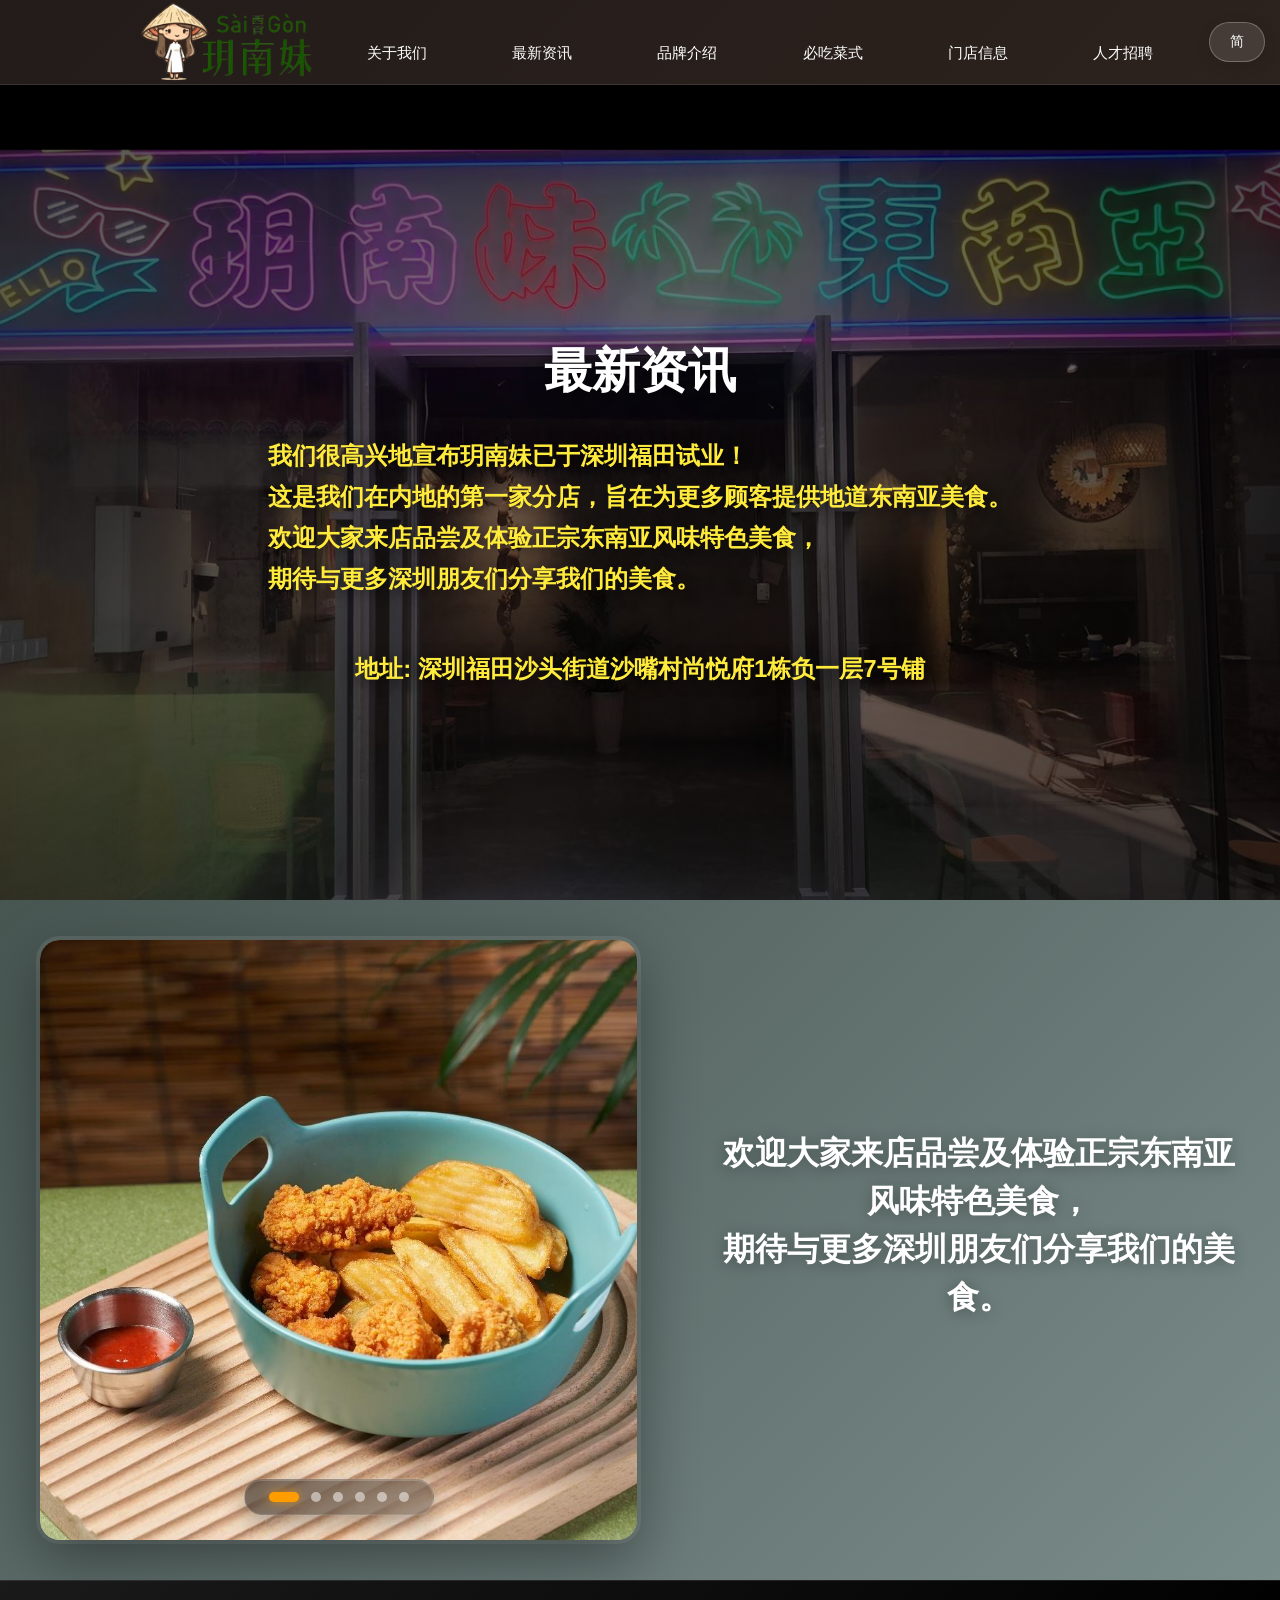
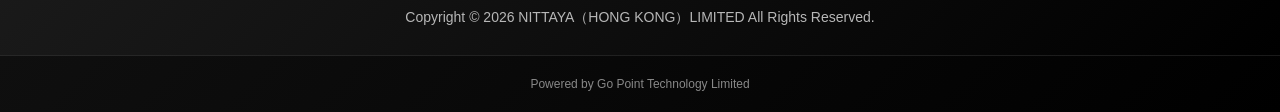
<file: info/index.html>
<!DOCTYPE html>
<html lang="en" id="htmlLang">
<head>
    <meta charset="UTF-8">
    <meta name="viewport" content="width=device-width, initial-scale=1.0">
    <title>YUE NAN MEI</title>
    <link rel="stylesheet" href="../style.css">
</head>
<body>
    <header>
    <button class="menu">&#9776;</button>
    <h1 data-i18n="info.pageTitle">Latest News</h1>
    <button class="lang-toggle" id="langToggle" type="button" onclick="toggleLang(); return false;">EN</button>
    <nav>
    <ul>
        <li><a href="/" data-i18n="nav.about">About Us</a></li>
        <li><a href="/info/" data-i18n="nav.news">Latest News</a></li>
        <li><a href="/brand/" data-i18n="nav.brand">Brand Story</a></li>
        <li><a href="/musteat/" data-i18n="nav.musteat">Must-Try Dishes</a></li>
        <li><a href="/shopinfo/" data-i18n="nav.shopinfo">Store Info</a></li>
        <li><a href="/recruit/" data-i18n="nav.recruit">Careers</a></li>
    </ul>
    </nav>
    </header>
    <main>
    <section class="news">
    <h2 data-i18n="info.title">Latest News</h2>
    <P><strong data-i18n="info.content">We are thrilled to announce that YUE NAN MEI has soft-opened in Futian, Shenzhen!<br>As our very first store in mainland China, our mission is to serve more customers with authentic Southeast Asian cuisine.<br>We warmly invite everyone to drop by, taste, and experience these genuine flavors.<br>We look forward to sharing our delicious food with more friends in Shenzhen!</strong></P>
    <P><strong data-i18n="info.address">Address : Shop 7, Basement 1, Building 1, Shangyuefu, Shazui Village, Shatou Subdistrict, Futian District, Shenzhen, China.</strong></P>
    </section>
    <section class="szproduct">
        <div class="image-slider">
            <div class="slider-container">
                <img id="image1" src="/images/slider1.jpeg" alt="YUE NAN MEI" class="slider-image active">
                <img id="image2" src="/images/slider2.jpeg" alt="YUE NAN MEI" class="slider-image">
                <img id="image3" src="/images/slider3.jpeg" alt="YUE NAN MEI" class="slider-image">
                <img id="image4" src="/images/slider4.jpeg" alt="YUE NAN MEI" class="slider-image">
                <img id="image5" src="/images/slider5.jpeg" alt="YUE NAN MEI" class="slider-image">
                <img id="image6" src="/images/slider6.jpeg" alt="YUE NAN MEI" class="slider-image">
            </div>
            <div class="slider-indicators">
                <span class="indicator active" data-index="0"></span>
                <span class="indicator" data-index="1"></span>
                <span class="indicator" data-index="2"></span>
                <span class="indicator" data-index="3"></span>
                <span class="indicator" data-index="4"></span>
                <span class="indicator" data-index="5"></span>
            </div>
        </div>
        <div class="szslogan">
        <h2 data-i18n="info.welcome">We warmly invite everyone to drop by, taste, and experience these genuine flavors.<br>We look forward to sharing our delicious food with more friends in Shenzhen!</h2>
        </div>
        <script>
            const images = [
                "/images/slider1.jpeg", 
                "/images/slider2.jpeg", 
                "/images/slider3.jpeg", 
                "/images/slider4.jpeg", 
                "/images/slider5.jpeg", 
                "/images/slider6.jpeg"
            ];
            const imageElements = document.querySelectorAll('.slider-image');
            const indicators = document.querySelectorAll('.indicator');
            let index = 0;
            let autoSlideInterval;
    
            function showImage(newIndex) {
                if (newIndex < 0) newIndex = images.length - 1;
                if (newIndex >= images.length) newIndex = 0;
                
                index = newIndex;
                
                imageElements.forEach(img => img.classList.remove('active'));
                indicators.forEach(ind => ind.classList.remove('active'));
                
                if (imageElements[index] && indicators[index]) {
                    imageElements[index].classList.add('active');
                    indicators[index].classList.add('active');
                }
            }
    
            function changeImage() {
                const nextIndex = (index + 1) % images.length;
                showImage(nextIndex);
            }
    
            indicators.forEach((indicator, i) => {
                indicator.addEventListener('click', () => {
                    if (autoSlideInterval) {
                        clearInterval(autoSlideInterval);
                    }
                    showImage(i);
                    autoSlideInterval = setInterval(changeImage, 4000);
                });
            });
    
            function preloadImages() {
                images.forEach((src, i) => {
                    if (i > 0) {
                        const img = new Image();
                        img.src = src;
                    }
                });
            }
    
            preloadImages();
            showImage(0);
            autoSlideInterval = setInterval(changeImage, 4000);
        </script>
    
        </section>
    </main> 
    <footer>
        <p data-i18n="footer.copyright">Copyright © 2026 NITTAYA（HONG KONG）LIMITED All Rights Reserved.</p>
    </footer>
    <footer class="gptl">
        <p data-i18n="footer.powered">Powered by Go Point Technology Limited</p>
    </footer>
    <script>
        const translations = {
            "en": {
                "title": "YUE NAN MEI",
                "nav": {
                    "about": "About Us",
                    "news": "Latest News",
                    "brand": "Brand Story",
                    "musteat": "Must-Try Dishes",
                    "shopinfo": "Store Info",
                    "recruit": "Careers"
                },
                "info": {
                    "pageTitle": "Latest News",
                    "title": "Latest News",
                    "content": "We are thrilled to announce that YUE NAN MEI has soft-opened in Futian, Shenzhen!<br>As our very first store in mainland China, our mission is to serve more customers with authentic Southeast Asian cuisine.<br>We warmly invite everyone to drop by, taste, and experience these genuine flavors.<br>We look forward to sharing our delicious food with more friends in Shenzhen!",
                    "address": "Address : Shop 7, Basement 1, Building 1, Shangyuefu, Shazui Village, Shatou Subdistrict, Futian District, Shenzhen, China.",
                    "welcome": "We warmly invite everyone to drop by, taste, and experience these genuine flavors.<br>We look forward to sharing our delicious food with more friends in Shenzhen!"
                },
                "footer": {
                    "copyright": "Copyright © 2026 NITTAYA（HONG KONG）LIMITED All Rights Reserved.",
                    "powered": "Powered by Go Point Technology Limited"
                }
            },
            "zh-CN": {
                "title": "玥南妹",
                "nav": {
                    "about": "关于我们",
                    "news": "最新资讯",
                    "brand": "品牌介绍",
                    "musteat": "必吃菜式",
                    "shopinfo": "门店信息",
                    "recruit": "人才招聘"
                },
                "info": {
                    "pageTitle": "最新资讯",
                    "title": "最新资讯",
                    "content": "我们很高兴地宣布玥南妹已于深圳福田试业！<br>这是我们在内地的第一家分店，旨在为更多顾客提供地道东南亚美食。<br>欢迎大家来店品尝及体验正宗东南亚风味特色美食，<br>期待与更多深圳朋友们分享我们的美食。",
                    "address": "地址: 深圳福田沙头街道沙嘴村尚悦府1栋负⼀层7号铺",
                    "welcome": "欢迎大家来店品尝及体验正宗东南亚风味特色美食，<br>期待与更多深圳朋友们分享我们的美食。"
                },
                "footer": {
                    "copyright": "Copyright © 2026 NITTAYA（HONG KONG）LIMITED All Rights Reserved.",
                    "powered": "Powered by Go Point Technology Limited"
                }
            }
        };
        
        function setCookie(name, value, days) {
            let expires = "";
            if (days) {
                let date = new Date();
                date.setTime(date.getTime() + (days * 24 * 60 * 60 * 1000));
                expires = "; expires=" + date.toUTCString();
            }
            document.cookie = name + "=" + (value || "") + expires + "; path=/";
        }

        function getCookie(name) {
            const nameEQ = name + "=";
            const ca = document.cookie.split(';');
            for(let i=0; i < ca.length; i++) {
                let c = ca[i];
                while (c.charAt(0) === ' ') c = c.substring(1, c.length);
                if (c.indexOf(nameEQ) === 0) {
                    return c.substring(nameEQ.length, c.length);
                }
            }
            return null;
        }

        let defaultLang = 'zh-CN';
        let currentLang = null;
        try {   
            if(getCookie('lang') !== null && (getCookie('lang') === 'zh-CN' || getCookie('lang') === 'en')){
                currentLang = getCookie('lang');
            } else {
                currentLang = defaultLang;
            }
            setCookie('lang', currentLang, 7);
        } catch(error){
            setCookie('lang', defaultLang, 7);
        }
        
        function getValue(obj, path) {
            const keys = path.split('.');
            let result = obj;
            for (let i = 0; i < keys.length; i++) {
                if (result && result[keys[i]]) {
                    result = result[keys[i]];
                } else {
                    return undefined;
                }
            }
            return result;
        }

        function updatePage() {
            const lang = translations[currentLang];
            if (!lang) return;
            document.title = getValue(lang, 'title') || lang.title;
            document.documentElement.lang = currentLang;
            document.querySelectorAll('[data-i18n]').forEach(function(el) {
                const key = el.getAttribute('data-i18n');
                const value = getValue(lang, key);
                if (value !== undefined) {
                    if (el.tagName === 'INPUT' || el.tagName === 'TEXTAREA') {
                        el.value = value;
                    } else {
                        el.innerHTML = value.replace(/\n/g, '<br>');
                    }
                }
            });
            const btn = document.getElementById('langToggle');
            if (btn) {
                btn.textContent = currentLang === 'en' ? 'EN' : '简';
            }
        }

        function toggleLang() {
            currentLang = currentLang === 'en' ? 'zh-CN' : 'en';
            setCookie('lang', currentLang, 7);
            updatePage();
        }

        if (document.readyState === 'loading') {
            document.addEventListener('DOMContentLoaded', updatePage);
        } else {
            updatePage();
        }

        document.querySelector('.menu') && document.querySelector('.menu').addEventListener('click', function() {
            const nav = document.querySelector('nav ul');
            if (nav) nav.classList.toggle('show');
        });
    </script>
</body>
</html>
</file>
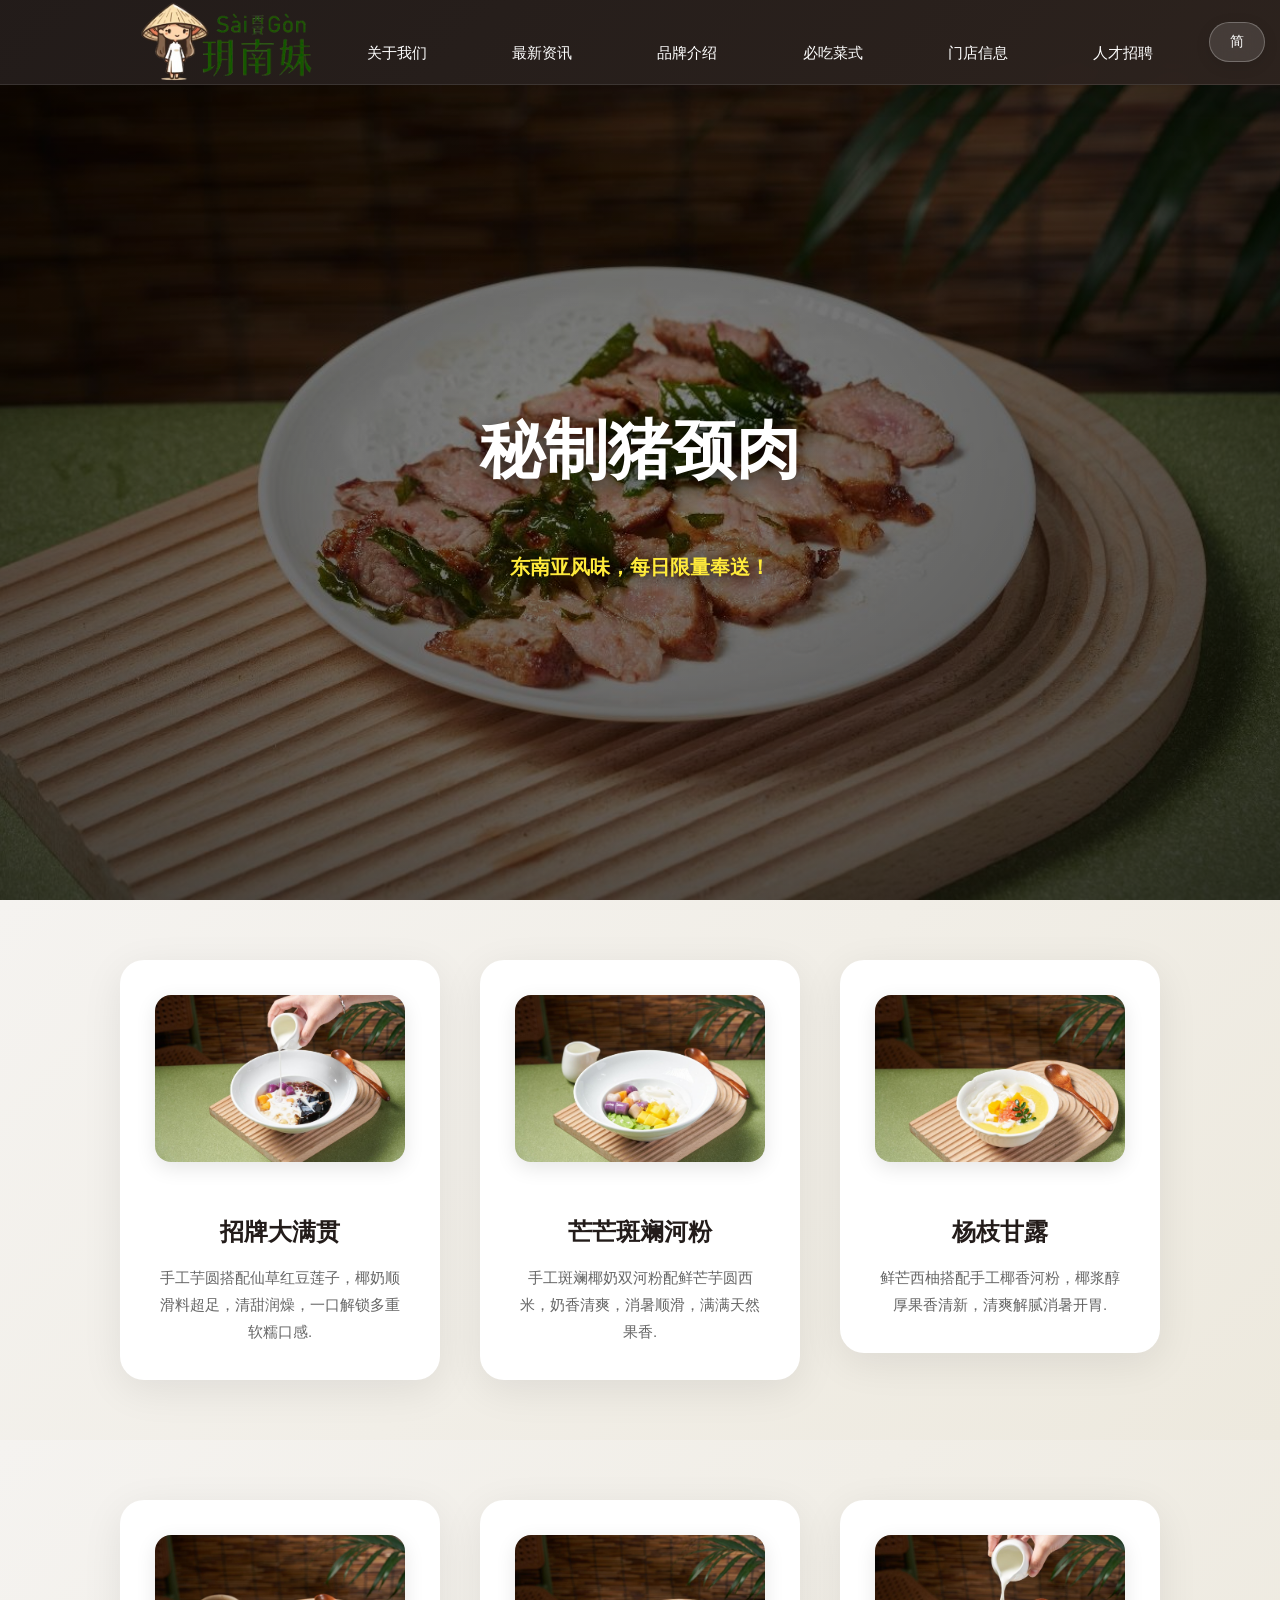
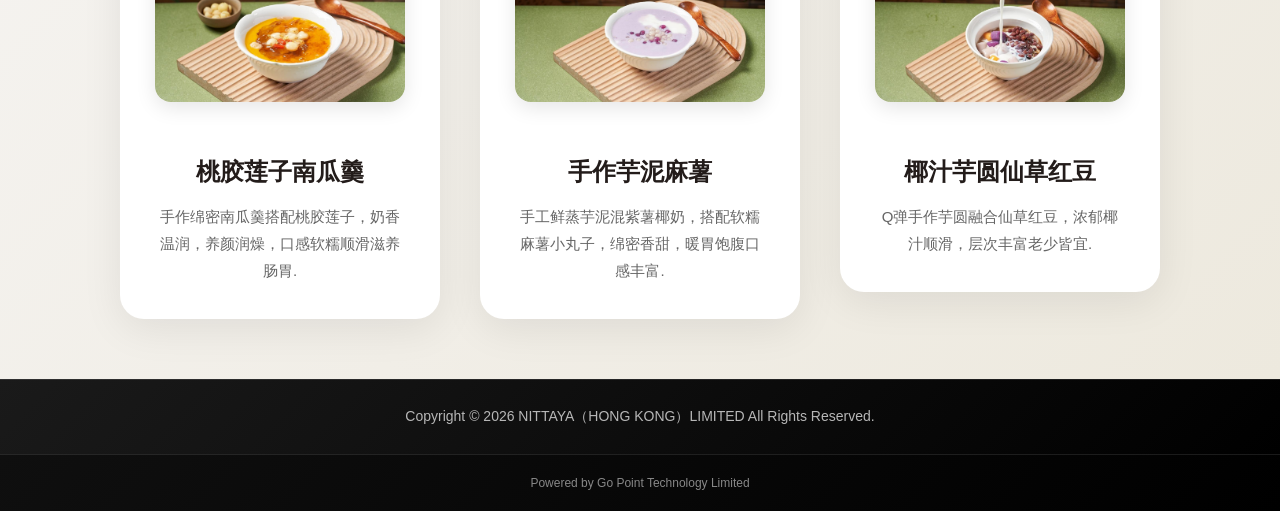
<file: musteat/index.html>
<!DOCTYPE html>
<html lang="en" id="htmlLang">
<head>
    <meta charset="UTF-8">
    <meta name="viewport" content="width=device-width, initial-scale=1.0">
    <title>YUE NAN MEI</title>
    <link rel="stylesheet" href="../style.css">
</head>
<body>
    <header>
    <button class="menu">&#9776;</button>
    <h1 data-i18n="musteat.pageTitle">Must-Try Dishes</h1>
    <button class="lang-toggle" id="langToggle" type="button" onclick="toggleLang(); return false;">EN</button>
    <nav>
    <ul>
        <li><a href="/" data-i18n="nav.about">About Us</a></li>
        <li><a href="/info/" data-i18n="nav.news">Latest News</a></li>
        <li><a href="/brand/" data-i18n="nav.brand">Brand Story</a></li>
        <li><a href="/musteat/" data-i18n="nav.musteat">Must-Try Dishes</a></li>
        <li><a href="/shopinfo/" data-i18n="nav.shopinfo">Store Info</a></li>
        <li><a href="/recruit/" data-i18n="nav.recruit">Careers</a></li>
    </ul>
    </nav>
    </header>
    <main>
        <section class="musteat">
            <h2 data-i18n="musteat.title">Secret Recipe Grilled Pork Jowl</h2>
            <P><strong data-i18n="musteat.subtitle">Authentic Southeast Asian flavor, served in limited daily quantities!</strong></P>
        </section>

    <section class="musteatmenu">
        <div>
            <img src="/images/me1.jpeg" alt="Signature Grand Slam">
            <h3 data-i18n="musteat.item1.name">Signature Grand Slam</h3>
            <p data-i18n="musteat.item1.desc">Handmade taro balls paired with herbal jelly, red beans, and lotus seeds, swimming in a smooth coconut milk broth. Packed with generous toppings, this refreshing and soothing dessert unlocks multiple chewy textures in every bite.</p>
        </div>
        <div>
            <img src="/images/me2.jpeg" alt="Mango Pandan Jelly Noodle">
            <h3 data-i18n="musteat.item2.name">Mango Pandan Jelly Noodle</h3>
            <p data-i18n="musteat.item2.desc">Handmade Pandan Coconut Double Ho Fun with Fresh Mango, Taro Balls & Sago. A refreshing, creamy, and cooling summer treat packed with natural fruit flavors.</p>
        </div>
        <div>
            <img src="/images/me3.jpeg" alt="Mango Pomelo Sago">
            <h3 data-i18n="musteat.item3.name">Mango Pomelo Sago</h3>
            <p data-i18n="musteat.item3.desc">Fresh Mango and Grapefruit with Handcrafted Coconut 'He Fen', featuring a rich coconut milk broth and a refreshing fruity aroma. It is the perfect summer treat to cut through richness, cool you down, and wake up your appetite.</p>
        </div>
    </section>

    <section class="musteatmenu2">
        <div>
            <img src="/images/me4.jpeg" alt="Pumpkin and Peach Gum Dessert Soup with Lotus Seeds">
            <h3 data-i18n="musteat.item4.name">Pumpkin and Peach Gum Dessert Soup with Lotus Seeds</h3>
            <p data-i18n="musteat.item4.desc">Handcrafted creamy pumpkin soup with peach gum and lotus seeds. It features a warm milky aroma that beautifies the skin and relieves dryness, offering a soft, smooth texture that nourishes the stomach.</p>
        </div>
        <div>
            <img src="/images/me5.jpeg" alt="Handmade Taro Mochi">
            <h3 data-i18n="musteat.item5.name">Handmade Taro Mochi</h3>
            <p data-i18n="musteat.item5.desc">Handmade fresh taro and purple sweet potato puree in creamy coconut milk, paired with soft and chewy mochi balls. Smooth, sweet, warm, and filling—every bite is a rich and delightful texture.</p>
        </div>
        <div>
            <img src="/images/me6.jpeg" alt="Red bean and grass jelly w/ taro balls in coconut milk">
            <h3 data-i18n="musteat.item6.name">Red bean and grass jelly w/ taro balls in coconut milk</h3>
            <p data-i18n="musteat.item6.desc">Chewy Handmade Taro Balls meet Silky Grass Jelly and Sweet Red Bean, bathed in Rich, Creamy Coconut Milk. A delightful, multi-layered treat perfect for all ages.</p>
        </div>
    </section>
    </main> 
    <footer>
        <p data-i18n="footer.copyright">Copyright © 2026 NITTAYA（HONG KONG）LIMITED All Rights Reserved.</p>
    </footer>
    <footer class="gptl">
        <p data-i18n="footer.powered">Powered by Go Point Technology Limited</p>
    </footer>
    <script>
        const translations = {
            "en": {
                "title": "YUE NAN MEI",
                "nav": {
                    "about": "About Us",
                    "news": "Latest News",
                    "brand": "Brand Story",
                    "musteat": "Must-Try Dishes",
                    "shopinfo": "Store Info",
                    "recruit": "Careers"
                },
                "slogan": {"tel": "Reserve Now"},
                "musteat": {
                    "pageTitle": "Must-Try Dishes",
                    "title": "Secret Recipe Grilled Pork Jowl",
                    "subtitle": "Authentic Southeast Asian flavor, served in limited daily quantities!",
                    "item1": {"name": "Signature Grand Slam", "desc": "Handmade taro balls paired with herbal jelly, red beans, and lotus seeds, swimming in a smooth coconut milk broth. Packed with generous toppings, this refreshing and soothing dessert unlocks multiple chewy textures in every bite."},
                    "item2": {"name": "Mango Pandan Jelly Noodle", "desc": "Handmade Pandan Coconut Double Ho Fun with Fresh Mango, Taro Balls & Sago. A refreshing, creamy, and cooling summer treat packed with natural fruit flavors."},
                    "item3": {"name": "Mango Pomelo Sago", "desc": "Fresh Mango and Grapefruit with Handcrafted Coconut 'He Fen', featuring a rich coconut milk broth and a refreshing fruity aroma. It is the perfect summer treat to cut through richness, cool you down, and wake up your appetite."},
                    "item4": {"name": "Pumpkin and Peach Gum Dessert Soup with Lotus Seeds", "desc": "Handcrafted creamy pumpkin soup with peach gum and lotus seeds. It features a warm milky aroma that beautifies the skin and relieves dryness, offering a soft, smooth texture that nourishes the stomach."},
                    "item5": {"name": "Handmade Taro Mochi", "desc": "Handmade fresh taro and purple sweet potato puree in creamy coconut milk, paired with soft and chewy mochi balls. Smooth, sweet, warm, and filling—every bite is a rich and delightful texture."},
                    "item6": {"name": "Red bean and grass jelly w/ taro balls in coconut milk", "desc": "Chewy Handmade Taro Balls meet Silky Grass Jelly and Sweet Red Bean, bathed in Rich, Creamy Coconut Milk. A delightful, multi-layered treat perfect for all ages."}
                },
                "footer": {
                    "copyright": "Copyright © 2026 NITTAYA（HONG KONG）LIMITED All Rights Reserved.",
                    "powered": "Powered by Go Point Technology Limited"
                }
            },
            "zh-CN": {
                "title": "玥南妹",
                "nav": {
                    "about": "关于我们",
                    "news": "最新资讯",
                    "brand": "品牌介绍",
                    "musteat": "必吃菜式",
                    "shopinfo": "门店信息",
                    "recruit": "人才招聘"
                },
                "slogan": {"tel": "立即预约订座"},
                "musteat": {
                    "pageTitle": "必吃菜式",
                    "title": "秘制猪颈肉",
                    "subtitle": "东南亚风味，每日限量奉送！",
                    "item1": {"name": "招牌大满贯", "desc": "手工芋圆搭配仙草红豆莲子，椰奶顺滑料超足，清甜润燥，一口解锁多重软糯口感."},
                    "item2": {"name": "芒芒斑斓河粉", "desc": "手工斑斓椰奶双河粉配鲜芒芋圆西米，奶香清爽，消暑顺滑，满满天然果香."},
                    "item3": {"name": "杨枝甘露", "desc": "鲜芒西柚搭配手工椰香河粉，椰浆醇厚果香清新，清爽解腻消暑开胃."},
                    "item4": {"name": "桃胶莲子南瓜羹", "desc": "手作绵密南瓜羹搭配桃胶莲子，奶香温润，养颜润燥，口感软糯顺滑滋养肠胃."},
                    "item5": {"name": "手作芋泥麻薯", "desc": "手工鲜蒸芋泥混紫薯椰奶，搭配软糯麻薯小丸子，绵密香甜，暖胃饱腹口感丰富."},
                    "item6": {"name": "椰汁芋圆仙草红豆", "desc": "Q弹手作芋圆融合仙草红豆，浓郁椰汁顺滑，层次丰富老少皆宜."}
                },
                "footer": {
                    "copyright": "Copyright © 2026 NITTAYA（HONG KONG）LIMITED All Rights Reserved.",
                    "powered": "Powered by Go Point Technology Limited"
                }
            }
        };
        
        function setCookie(name, value, days) {
            let expires = "";
            if (days) {
                let date = new Date();
                date.setTime(date.getTime() + (days * 24 * 60 * 60 * 1000));
                expires = "; expires=" + date.toUTCString();
            }
            document.cookie = name + "=" + (value || "") + expires + "; path=/";
        }

        function getCookie(name) {
            const nameEQ = name + "=";
            const ca = document.cookie.split(';');
            for(let i=0; i < ca.length; i++) {
                let c = ca[i];
                while (c.charAt(0) === ' ') c = c.substring(1, c.length);
                if (c.indexOf(nameEQ) === 0) {
                    return c.substring(nameEQ.length, c.length);
                }
            }
            return null;
        }

        let defaultLang = 'zh-CN';
        let currentLang = defaultLang;
        try {   
            const savedLang = getCookie('lang');
            if (savedLang === 'zh-CN' || savedLang === 'en') {
                currentLang = savedLang;
            } else {
                currentLang = defaultLang;
            }
            setCookie('lang', currentLang, 7);
        } catch(error){
            setCookie('lang', defaultLang, 7);
        }
        
        function getValue(obj, path) {
            const keys = path.split('.');
            let result = obj;
            for (let i = 0; i < keys.length; i++) {
                if (result && result[keys[i]]) {
                    result = result[keys[i]];
                } else {
                    return undefined;
                }
            }
            return result;
        }

        function updatePage() {
            const lang = translations[currentLang];
            if (!lang) return;
            document.title = getValue(lang, 'title') || lang.title;
            document.documentElement.lang = currentLang;
            document.querySelectorAll('[data-i18n]').forEach(function(el) {
                const key = el.getAttribute('data-i18n');
                const value = getValue(lang, key);
                if (value !== undefined) {
                    if (el.tagName === 'INPUT' || el.tagName === 'TEXTAREA') {
                        el.value = value;
                    } else {
                        el.innerHTML = value.replace(/\n/g, '<br>');
                    }
                }
            });
            const btn = document.getElementById('langToggle');
            if (btn) {
                btn.textContent = currentLang === 'en' ? 'EN' : '简';
            }
        }

        function toggleLang() {
            currentLang = currentLang === 'en' ? 'zh-CN' : 'en';
            setCookie('lang', currentLang, 7);
            updatePage();
        }

        if (document.readyState === 'loading') {
            document.addEventListener('DOMContentLoaded', updatePage);
        } else {
            updatePage();
        }

        document.querySelector('.menu') && document.querySelector('.menu').addEventListener('click', function() {
            const nav = document.querySelector('nav ul');
            if (nav) nav.classList.toggle('show');
        });
    </script>
</body>
</html>
</file>
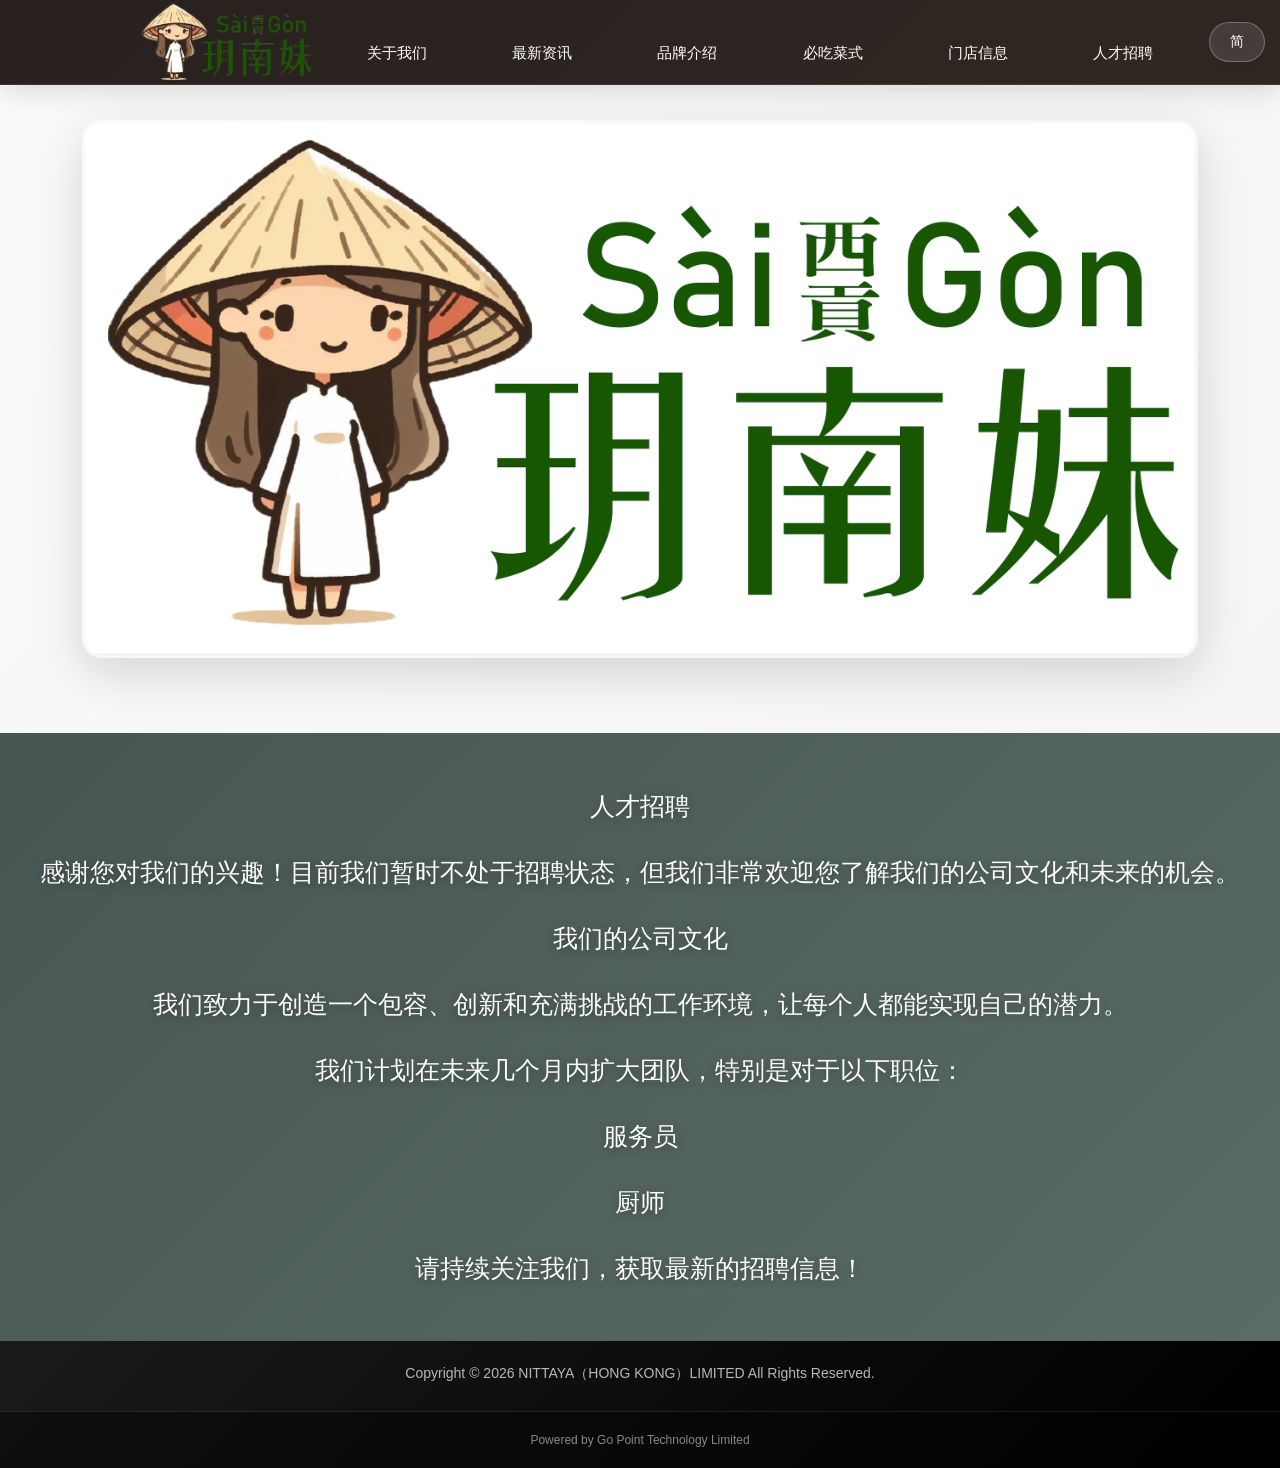
<file: recruit/index.html>
<!DOCTYPE html>
<html lang="en" id="htmlLang">
<head>
    <meta charset="UTF-8">
    <meta name="viewport" content="width=device-width, initial-scale=1.0">
    <title>YUE NAN MEI</title>
    <link rel="stylesheet" href="../style.css">
</head>
<body>
    <header>
    <button class="menu">&#9776;</button>
    <h1 data-i18n="recruit.title">Careers</h1>
    <button class="lang-toggle" id="langToggle" type="button" onclick="toggleLang(); return false;">EN</button>
    <nav>
    <ul>
        <li><a href="/" data-i18n="nav.about">About Us</a></li>
        <li><a href="/info/" data-i18n="nav.news">Latest News</a></li>
        <li><a href="/brand/" data-i18n="nav.brand">Brand Story</a></li>
        <li><a href="/musteat/" data-i18n="nav.musteat">Must-Try Dishes</a></li>
        <li><a href="/shopinfo/" data-i18n="nav.shopinfo">Store Info</a></li>
        <li><a href="/recruit/" data-i18n="nav.recruit">Careers</a></li>
    </ul>
    </nav>
    </header>
    <main>
        <section class="brandbackground">
        <img src="/images/recruitbackground.jpeg" alt="YUE NAN MEI">
        </section>
        <section class="recruit1">
            <p data-i18n="recruit.position">Careers</p>
            <p data-i18n="recruit.location">Thank you for your interest! We are currently not actively hiring, but we warmly invite you to learn more about our culture and future opportunities.</p>
            <p data-i18n="recruit.workTitle">Our Company Culture</p>
            <p data-i18n="recruit.work1">We are committed to creating an inclusive, innovative, and dynamic work environment where everyone can reach their full potential.</p>
            <p data-i18n="recruit.requirementTitle">We plan to expand our team in the coming months, particularly for the following positions:</p>
            <p data-i18n="recruit.req1">Server / Waitstaff</p>
            <p data-i18n="recruit.req2">Chef / Cook</p>
            <p data-i18n="recruit.contactTitle">Please stay tuned to our updates for the latest hiring announcements!</p>
        </section>
    </main> 
    <footer>
        <p data-i18n="footer.copyright">Copyright © 2026 NITTAYA（HONG KONG）LIMITED All Rights Reserved.</p>
    </footer>
    <footer class="gptl">
        <p data-i18n="footer.powered">Powered by Go Point Technology Limited</p>
    </footer>
    <script>
        const translations = {
            "en": {
                "title": "YUE NAN MEI",
                "nav": {
                    "about": "About Us",
                    "news": "Latest News",
                    "brand": "Brand Story",
                    "musteat": "Must-Try Dishes",
                    "shopinfo": "Store Info",
                    "recruit": "Careers"
                },
                "recruit": {
                    "title": "Careers",
                    "position": "Careers",
                    "location": "Thank you for your interest! We are currently not actively hiring, but we warmly invite you to learn more about our culture and future opportunities.",
                    "workTitle": "Our Company Culture",
                    "work1": "We are committed to creating an inclusive, innovative, and dynamic work environment where everyone can reach their full potential.",
                    "requirementTitle": "We plan to expand our team in the coming months, particularly for the following positions:",
                    "req1": "Server / Waitstaff",
                    "req2": "Chef / Cook",
                    "contactTitle": "Please stay tuned to our updates for the latest hiring announcements!"
                },
                "footer": {
                    "copyright": "Copyright © 2026 NITTAYA（HONG KONG）LIMITED All Rights Reserved.",
                    "powered": "Powered by Go Point Technology Limited"
                }
            },
            "zh-CN": {
                "title": "玥南妹",
                "nav": {
                    "about": "关于我们",
                    "news": "最新资讯",
                    "brand": "品牌介绍",
                    "musteat": "必吃菜式",
                    "shopinfo": "门店信息",
                    "recruit": "人才招聘"
                },
                "recruit": {
                    "title": "人才招聘",
                    "position": "人才招聘",
                    "location": "感谢您对我们的兴趣！目前我们暂时不处于招聘状态，但我们非常欢迎您了解我们的公司文化和未来的机会。",
                    "workTitle": "我们的公司文化",
                    "work1": "我们致力于创造一个包容、创新和充满挑战的工作环境，让每个人都能实现自己的潜力。",
                    "requirementTitle": "我们计划在未来几个月内扩大团队，特别是对于以下职位：",
                    "req1": "服务员",
                    "req2": "厨师",
                    "contactTitle": "请持续关注我们，获取最新的招聘信息！"
                },
                "footer": {
                    "copyright": "Copyright © 2026 NITTAYA（HONG KONG）LIMITED All Rights Reserved.",
                    "powered": "Powered by Go Point Technology Limited"
                }
            }
        };
        
        function setCookie(name, value, days) {
            let expires = "";
            if (days) {
                let date = new Date();
                date.setTime(date.getTime() + (days * 24 * 60 * 60 * 1000));
                expires = "; expires=" + date.toUTCString();
            }
            document.cookie = name + "=" + (value || "") + expires + "; path=/";
        }

        function getCookie(name) {
            const nameEQ = name + "=";
            const ca = document.cookie.split(';');
            for(let i=0; i < ca.length; i++) {
                let c = ca[i];
                while (c.charAt(0) === ' ') c = c.substring(1, c.length);
                if (c.indexOf(nameEQ) === 0) {
                    return c.substring(nameEQ.length, c.length);
                }
            }
            return null;
        }

        let defaultLang = 'zh-CN';
        let currentLang = defaultLang;
        try {   
            const savedLang = getCookie('lang');
            if (savedLang === 'zh-CN' || savedLang === 'en') {
                currentLang = savedLang;
            } else {
                currentLang = defaultLang;
            }
            setCookie('lang', currentLang, 7);
        } catch(error){
            setCookie('lang', defaultLang, 7);
        }
        
        function getValue(obj, path) {
            const keys = path.split('.');
            let result = obj;
            for (let i = 0; i < keys.length; i++) {
                if (result && result[keys[i]]) {
                    result = result[keys[i]];
                } else {
                    return undefined;
                }
            }
            return result;
        }

        function updatePage() {
            const lang = translations[currentLang];
            if (!lang) return;
            document.title = getValue(lang, 'title') || lang.title;
            document.documentElement.lang = currentLang;
            document.querySelectorAll('[data-i18n]').forEach(function(el) {
                const key = el.getAttribute('data-i18n');
                const value = getValue(lang, key);
                if (value !== undefined) {
                    if (el.tagName === 'INPUT' || el.tagName === 'TEXTAREA') {
                        el.value = value;
                    } else {
                        el.innerHTML = value.replace(/\n/g, '<br>');
                    }
                }
            });
            const btn = document.getElementById('langToggle');
            if (btn) {
                btn.textContent = currentLang === 'en' ? 'EN' : '简';
            }
        }

        function toggleLang() {
            currentLang = currentLang === 'en' ? 'zh-CN' : 'en';
            setCookie('lang', currentLang, 7);
            updatePage();
        }

        if (document.readyState === 'loading') {
            document.addEventListener('DOMContentLoaded', updatePage);
        } else {
            updatePage();
        }

        document.querySelector('.menu') && document.querySelector('.menu').addEventListener('click', function() {
            const nav = document.querySelector('nav ul');
            if (nav) nav.classList.toggle('show');
        });
    </script>
</body>
</html>
</file>
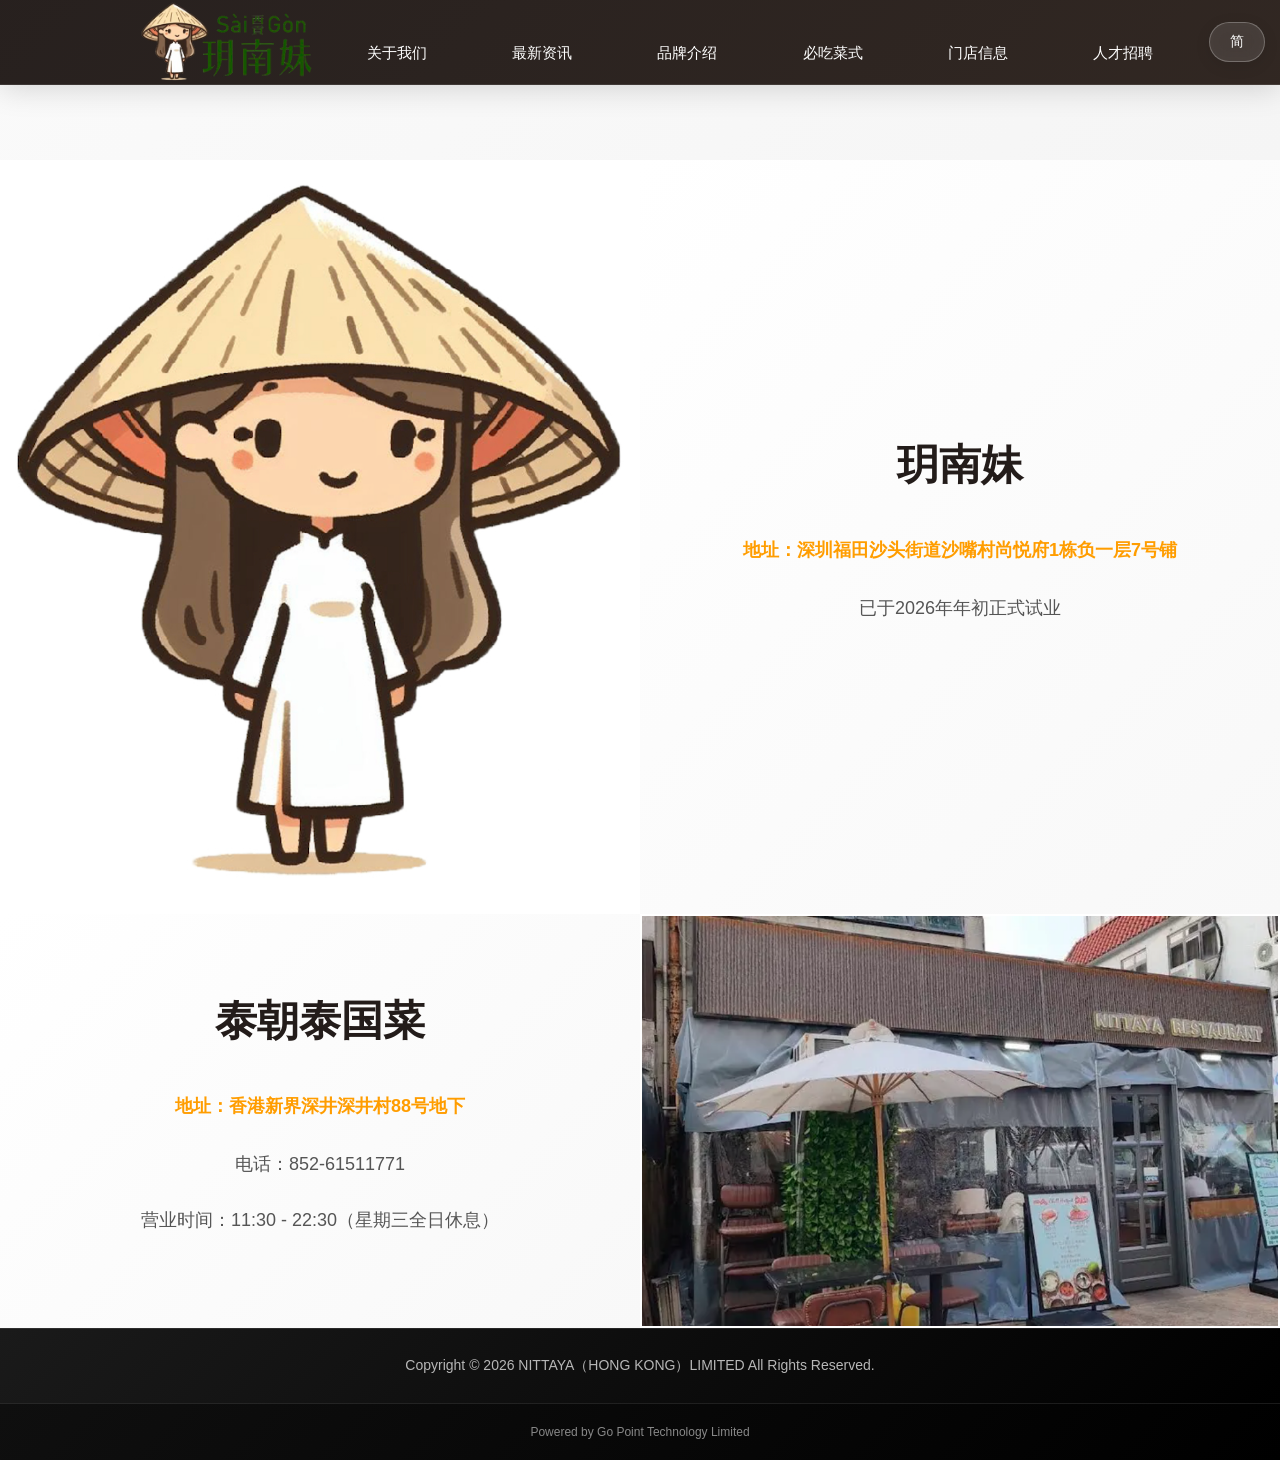
<file: shopinfo/index.html>
<!DOCTYPE html>
<html lang="en" id="htmlLang">
<head>
    <meta charset="UTF-8">
    <meta name="viewport" content="width=device-width, initial-scale=1.0">
    <title>YUE NAN MEI</title>
    <link rel="stylesheet" href="../style.css">
</head>
<body>
    <header>
    <button class="menu">&#9776;</button>
    <h1 data-i18n="shopinfo.title">Store Info</h1>
    <button class="lang-toggle" id="langToggle" type="button" onclick="toggleLang(); return false;">EN</button>
    <nav>
    <ul>
        <li><a href="/" data-i18n="nav.about">About Us</a></li>
        <li><a href="/info/" data-i18n="nav.news">Latest News</a></li>
        <li><a href="/brand/" data-i18n="nav.brand">Brand Story</a></li>
        <li><a href="/musteat/" data-i18n="nav.musteat">Must-Try Dishes</a></li>
        <li><a href="/shopinfo/" data-i18n="nav.shopinfo">Store Info</a></li>
        <li><a href="/recruit/" data-i18n="nav.recruit">Careers</a></li>
    </ul>
    </nav>
    </header>
    <main>
        <section class="shopinfo">
            <div class="shop">
            <img src="/images/sg.jpeg" alt="YUE NAN MEI">
            <h2 data-i18n="shopinfo.shop1.name">YUE NAN MEI</h2>
            <p class="addressp" data-i18n="shopinfo.shop1.address">Address : Shop 7, Basement 1, Building 1, Shangyuefu, Shazui Village, Shatou Subdistrict, Futian District, Shenzhen, China.</p>
            <p data-i18n="shopinfo.shop1.hours">It officially began trial operation in early 2026.</p>
            </div>
            <div class="shop">
            <img src="/images/tc.jpeg" alt="NITTAYA RESTAURANT">
            <h2 data-i18n="shopinfo.shop2.name">NITTAYA RESTAURANT</h2>
            <p class="addressp" data-i18n="shopinfo.shop2.address">Address: G/F, 88 Sham Tseng Village, Sham Tseng, N.T., Hong Kong</p>
            <p data-i18n="shopinfo.shop2.phone">Tel: 852-61511771</p>
            <P data-i18n="shopinfo.shop2.hours">Business Hours: 11:30 - 22:30 (Closed on Wednesday)</P>
            </div>
        </section>
            
        <section class="shopinfo2">
            <img src="/images/sg.jpeg" alt="YUE NAN MEI">
            <div class="si">
            <h2 data-i18n="shopinfo.shop1.name">YUE NAN MEI</h2>
            <p class="addressp" data-i18n="shopinfo.shop1.address">Address : Shop 7, Basement 1, Building 1, Shangyuefu, Shazui Village, Shatou Subdistrict, Futian District, Shenzhen, China.</p>
            <P data-i18n="shopinfo.shop1.hours">It officially began trial operation in early 2026.</P>
            </div>
        </section>

        <section class="shopinfo2">
            <div class="si">
            <h2 data-i18n="shopinfo.shop2.name">NITTAYA RESTAURANT</h2>
            <p class="addressp" data-i18n="shopinfo.shop2.address">Address: G/F, 88 Sham Tseng Village, Sham Tseng, N.T., Hong Kong</p>
            <p data-i18n="shopinfo.shop2.phone">Tel: 852-61511771</p>
            <P data-i18n="shopinfo.shop2.hours">Business Hours: 11:30 - 22:30 (Closed on Wednesday)</P>
            </div>
            <img src="/images/tc.jpeg" alt="NITTAYA RESTAURANT">
        </section>
    </main> 
    <footer>
        <p data-i18n="footer.copyright">Copyright © 2026 NITTAYA（HONG KONG）LIMITED All Rights Reserved.</p>
    </footer>
    <footer class="gptl">
        <p data-i18n="footer.powered">Powered by Go Point Technology Limited</p>
    </footer>
    <script>
        const translations = {
            "en": {
                "title": "YUE NAN MEI",
                "nav": {
                    "about": "About Us", 
                    "news": "Latest News", 
                    "brand": "Brand Story", 
                    "musteat": "Must-Try Dishes", 
                    "shopinfo": "Store Info", 
                    "recruit": "Careers"
                },
                "shopinfo": {
                    "title": "Store Info",
                    "shop1": {
                        "name": "YUE NAN MEI",
                        "address": "Address : Shop 7, Basement 1, Building 1, Shangyuefu, Shazui Village, Shatou Subdistrict, Futian District, Shenzhen, China.",
                        "hours": "It officially began trial operation in early 2026."
                    },
                    "shop2": {
                        "name": "NITTAYA RESTAURANT",
                        "address": "Address: G/F, 88 Sham Tseng Village, Sham Tseng, N.T., Hong Kong",
                        "phone": "Tel: 852-61511771",
                        "hours": "Business Hours: 11:30 - 22:30 (Closed on Wednesday)"
                    }
                },
                "footer": {
                    "copyright": "Copyright © 2026 NITTAYA（HONG KONG）LIMITED All Rights Reserved.", 
                    "powered": "Powered by Go Point Technology Limited"
                }
            },
            "zh-CN": {
                "title": "玥南妹",
                "nav": {
                    "about": "关于我们", 
                    "news": "最新资讯", 
                    "brand": "品牌介绍", 
                    "musteat": "必吃菜式", 
                    "shopinfo": "门店信息", 
                    "recruit": "人才招聘"
                },
                "shopinfo": {
                    "title": "门店信息",
                    "shop1": {
                        "name": "玥南妹",
                        "address": "地址：深圳福田沙头街道沙嘴村尚悦府1栋负⼀层7号铺",
                        "hours": "已于2026年年初正式试业"
                    },
                    "shop2": {
                        "name": "泰朝泰国菜",
                        "address": "地址：香港新界深井深井村88号地下",
                        "phone": "电话：852-61511771",
                        "hours": "营业时间：11:30 - 22:30（星期三全日休息）"
                    }
                },
                "footer": {
                    "copyright": "Copyright © 2026 NITTAYA（HONG KONG）LIMITED All Rights Reserved.", 
                    "powered": "Powered by Go Point Technology Limited"
                }
            }
        };
        
        function setCookie(name, value, days) {
            let expires = "";
            if (days) {
                let date = new Date();
                date.setTime(date.getTime() + (days * 24 * 60 * 60 * 1000));
                expires = "; expires=" + date.toUTCString();
            }
            document.cookie = name + "=" + (value || "") + expires + "; path=/";
        }

        function getCookie(name) {
            const nameEQ = name + "=";
            const ca = document.cookie.split(';');
            for(let i=0; i < ca.length; i++) {
                let c = ca[i];
                while (c.charAt(0) === ' ') c = c.substring(1, c.length);
                if (c.indexOf(nameEQ) === 0) {
                    return c.substring(nameEQ.length, c.length);
                }
            }
            return null;
        }

        let defaultLang = 'zh-CN';
        let currentLang = defaultLang;
        try {   
            const savedLang = getCookie('lang');
            if (savedLang === 'zh-CN' || savedLang === 'en') {
                currentLang = savedLang;
            } else {
                currentLang = defaultLang;
            }
            setCookie('lang', currentLang, 7);
        } catch(error){
            setCookie('lang', defaultLang, 7);
        }
        
        function getValue(obj, path) {
            const keys = path.split('.');
            let result = obj;
            for (let i = 0; i < keys.length; i++) {
                if (result && result[keys[i]]) {
                    result = result[keys[i]];
                } else {
                    return undefined;
                }
            }
            return result;
        }

        function updatePage() {
            const lang = translations[currentLang];
            if (!lang) return;
            document.title = getValue(lang, 'title') || lang.title;
            document.documentElement.lang = currentLang;
            document.querySelectorAll('[data-i18n]').forEach(function(el) {
                const key = el.getAttribute('data-i18n');
                const value = getValue(lang, key);
                if (value !== undefined) {
                    if (el.tagName === 'INPUT' || el.tagName === 'TEXTAREA') {
                        el.value = value;
                    } else {
                        el.innerHTML = value.replace(/\n/g, '<br>');
                    }
                }
            });
            const btn = document.getElementById('langToggle');
            if (btn) {
                btn.textContent = currentLang === 'en' ? 'EN' : '简';
            }
        }

        function toggleLang() {
            currentLang = currentLang === 'en' ? 'zh-CN' : 'en';
            setCookie('lang', currentLang, 7);
            updatePage();
        }

        if (document.readyState === 'loading') {
            document.addEventListener('DOMContentLoaded', updatePage);
        } else {
            updatePage();
        }

        document.querySelector('.menu') && document.querySelector('.menu').addEventListener('click', function() {
            const nav = document.querySelector('nav ul');
            if (nav) nav.classList.toggle('show');
        });
    </script>
</body>
</html>
</file>
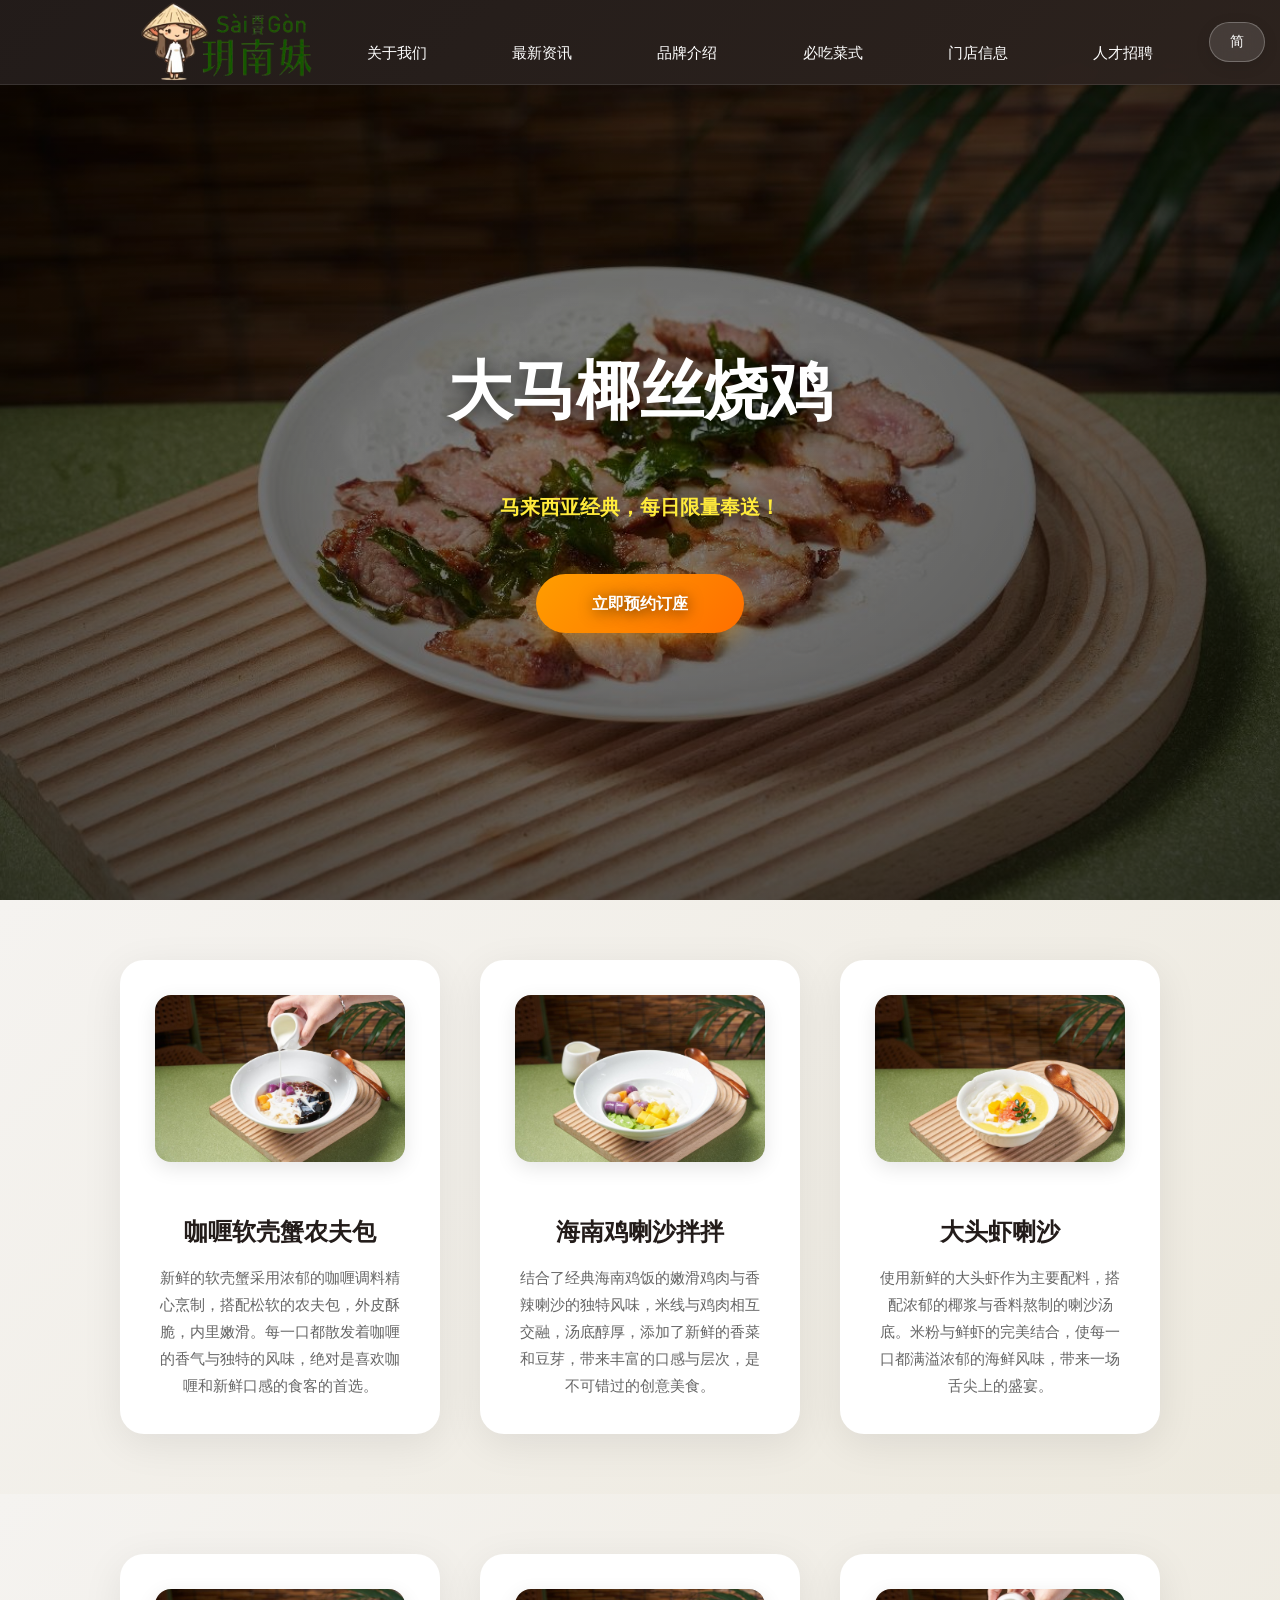
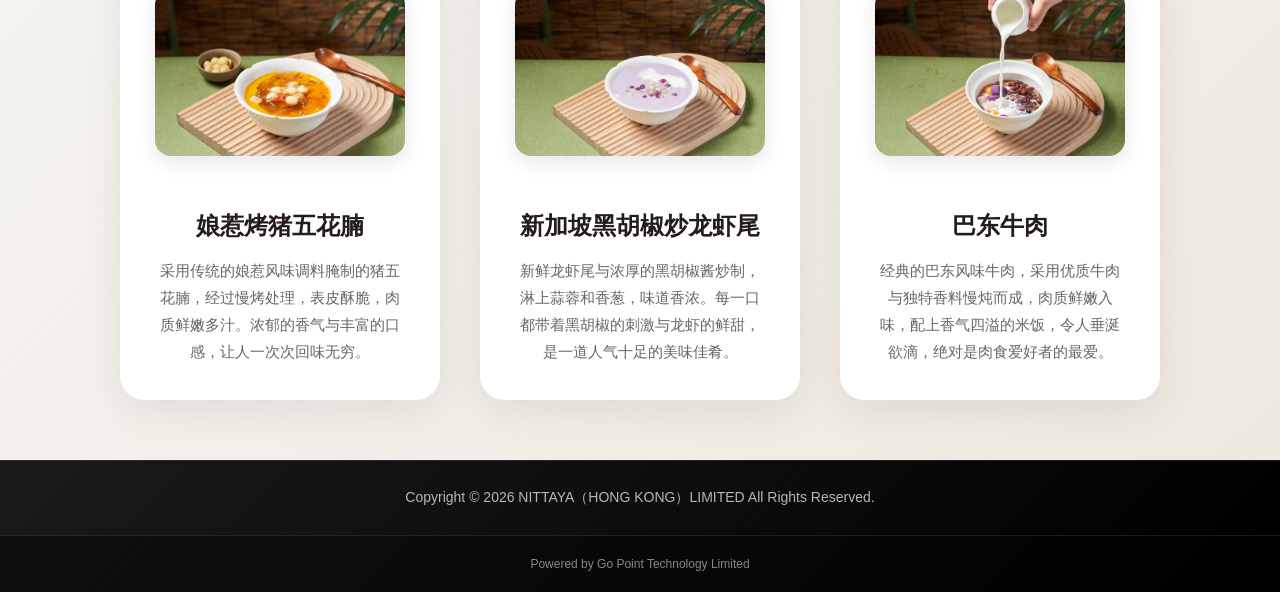
<file: musteat.html>
<!DOCTYPE html>
<html lang="zh-HK">
<head>
    <meta charset="UTF-8">
    <meta name="viewport" content="width=device-width, initial-scale=1.0">
    <title data-i18n="musteat.pageTitle">必吃菜式</title>
    <link rel="stylesheet" href="style.css">
</head>
<body>
    <header>
    <button class="menu">&#9776;</button>
    <h1 data-i18n="musteat.pageTitle">必吃菜式</h1>
    <button class="lang-toggle" id="langToggle" type="button" onclick="toggleLang(); return false;">繁</button>
    <nav>
    <ul>
        <li><a href="index.html" data-i18n="nav.about">關於我們</a></li>
        <li><a href="info.html" data-i18n="nav.news">最新資訊</a></li>
        <li><a href="brand.html" data-i18n="nav.brand">品牌介紹</a></li>
        <li><a href="musteat.html" data-i18n="nav.musteat">必吃菜式</a></li>
        <li><a href="shopinfo.html" data-i18n="nav.shopinfo">門市資訊</a></li>
        <li><a href="recruit.html" data-i18n="nav.recruit">人才招聘</a></li>
    </ul>
    </nav>
    </header>
    <main>
        <section class="musteat">
            <h2 data-i18n="musteat.title">大馬椰絲燒雞</h2>
            <P><strong data-i18n="musteat.subtitle">馬來西亞經典，每日限量奉送！</strong></P>
            <P><a href="https://wa.me/85257977635?text=我想預約訂位" data-i18n="musteat.button" data-i18n-href="slogan.whatsapp">立即預約訂座</a></P>
            </section>

    </section>

    <section class="musteatmenu">
        <div>
            <img src="images/me1.jpeg" alt="咖哩軟殼蟹農夫包">
            <h3 data-i18n="musteat.item1.name">咖哩軟殼蟹農夫包</h3>
            <p data-i18n="musteat.item1.desc">待更新描述</p>
        </div>
        <div>
            <img src="images/me2.jpeg" alt="海南雞喇沙摻摻">
            <h3 data-i18n="musteat.item2.name">海南雞喇沙摻摻</h3>
            <p data-i18n="musteat.item2.desc">待更新描述</p>
        </div>
        <div>
            <img src="images/me3.jpeg" alt="大頭蝦喇沙">
            <h3 data-i18n="musteat.item3.name">大頭蝦喇沙</h3>
            <p data-i18n="musteat.item3.desc">待更新描述</p>
        </div>
    </section>

    <section class="musteatmenu2">
        <div>
            <img src="images/me4.jpeg" alt="娘惹烤豬五花腩">
            <h3 data-i18n="musteat.item4.name">娘惹烤豬五花腩</h3>
            <p data-i18n="musteat.item4.desc">待更新描述</p>
        </div>
        <div>
            <img src="images/me5.jpeg" alt="新加坡黑胡椒炒龍蝦尾">
            <h3 data-i18n="musteat.item5.name">新加坡黑胡椒炒龍蝦尾</h3>
            <p data-i18n="musteat.item5.desc">待更新描述</p>
        </div>
        <div>
            <img src="images/me6.jpeg" alt="巴東牛肉">
            <h3 data-i18n="musteat.item6.name">巴東牛肉</h3>
            <p data-i18n="musteat.item6.desc">待更新描述</p>
        </div>
    </section>
    </main> 
    <footer>
        <p data-i18n="footer.copyright">Copyright © 2026 NITTAYA（HONG KONG）LIMITED All Rights Reserved.</p>
    </footer>
    <footer class="gptl">
        <p data-i18n="footer.powered">Powered by Go Point Technology Limited</p>
    </footer>
    <script>
        // ========== 語言切換系統 ==========
        const translations = {
            "zh-HK": {
                "title": "必吃菜式",
                "nav": {"about": "關於我們", "news": "最新資訊", "brand": "品牌介紹", "musteat": "必吃菜式", "shopinfo": "門市資訊", "recruit": "人才招聘"},
                "slogan": {"whatsapp": "我想預約訂位"},
                "musteat": {
                    "pageTitle": "必吃菜式",
                    "title": "大馬椰絲燒雞",
                    "subtitle": "馬來西亞經典，每日限量奉送！",
                    "button": "立即預約訂座",
                    "item1": {"name": "咖哩軟殼蟹農夫包", "desc": "新鮮的軟殼蟹採用濃郁的咖喱調料精心烹製，搭配松軟的農夫包，外皮酥脆，內裡嫩滑。每一口都散發著咖喱的香氣與獨特的風味，絕對是喜歡咖喱和新鮮口感的食客的首選。"},
                    "item2": {"name": "海南雞喇沙摻摻", "desc": "結合了經典海南雞飯的嫩滑雞肉與香辣喇沙的獨特風味，米線與雞肉相互交融，湯底醇厚，添加了新鮮的香菜和豆芽，帶來豐富的口感與層次，是不可錯過的創意美食。"},
                    "item3": {"name": "大頭蝦喇沙", "desc": "使用新鮮的大頭蝦作為主要配料，搭配濃郁的椰漿與香料熬製的喇沙湯底。米粉與鮮蝦的完美結合，使每一口都滿溢濃郁的海鮮風味，帶來一場舌尖上的盛宴。"},
                    "item4": {"name": "娘惹烤豬五花腩", "desc": "採用傳統的娘惹風味調料腌製的豬五花腩，經過慢烤處理，表皮酥脆，肉質鮮嫩多汁。濃郁的香氣與豐富的口感，讓人一次次回味無窮。"},
                    "item5": {"name": "新加坡黑胡椒炒龍蝦尾", "desc": "新鮮龍蝦尾與濃厚的黑胡椒醬炒製，淋上蒜蓉和香蔥，味道香濃。每一口都帶著黑胡椒的刺激與龍蝦的鮮甜，是一道人氣十足的美味佳餚。"},
                    "item6": {"name": "巴東牛肉", "desc": "經典的巴東風味牛肉，採用優質牛肉與獨特香料慢燉而成，肉質鮮嫩入味，配上香氣四溢的米飯，令人垂涎欲滴，絕對是肉食愛好者的最愛。"}
                },
                "footer": {"copyright": "Copyright © 2026 NITTAYA（HONG KONG）LIMITED All Rights Reserved.", "powered": "Powered by Go Point Technology Limited"}
            },
            "zh-CN": {
                "title": "必吃菜式",
                "nav": {"about": "关于我们", "news": "最新资讯", "brand": "品牌介绍", "musteat": "必吃菜式", "shopinfo": "门店信息", "recruit": "人才招聘"},
                "slogan": {"whatsapp": "我想预约订位"},
                "musteat": {
                    "pageTitle": "必吃菜式",
                    "title": "大马椰丝烧鸡",
                    "subtitle": "马来西亚经典，每日限量奉送！",
                    "button": "立即预约订座",
                    "item1": {"name": "咖喱软壳蟹农夫包", "desc": "新鲜的软壳蟹采用浓郁的咖喱调料精心烹制，搭配松软的农夫包，外皮酥脆，内里嫩滑。每一口都散发着咖喱的香气与独特的风味，绝对是喜欢咖喱和新鲜口感的食客的首选。"},
                    "item2": {"name": "海南鸡喇沙拌拌", "desc": "结合了经典海南鸡饭的嫩滑鸡肉与香辣喇沙的独特风味，米线与鸡肉相互交融，汤底醇厚，添加了新鲜的香菜和豆芽，带来丰富的口感与层次，是不可错过的创意美食。"},
                    "item3": {"name": "大头虾喇沙", "desc": "使用新鲜的大头虾作为主要配料，搭配浓郁的椰浆与香料熬制的喇沙汤底。米粉与鲜虾的完美结合，使每一口都满溢浓郁的海鲜风味，带来一场舌尖上的盛宴。"},
                    "item4": {"name": "娘惹烤猪五花腩", "desc": "采用传统的娘惹风味调料腌制的猪五花腩，经过慢烤处理，表皮酥脆，肉质鲜嫩多汁。浓郁的香气与丰富的口感，让人一次次回味无穷。"},
                    "item5": {"name": "新加坡黑胡椒炒龙虾尾", "desc": "新鲜龙虾尾与浓厚的黑胡椒酱炒制，淋上蒜蓉和香葱，味道香浓。每一口都带着黑胡椒的刺激与龙虾的鲜甜，是一道人气十足的美味佳肴。"},
                    "item6": {"name": "巴东牛肉", "desc": "经典的巴东风味牛肉，采用优质牛肉与独特香料慢炖而成，肉质鲜嫩入味，配上香气四溢的米饭，令人垂涎欲滴，绝对是肉食爱好者的最爱。"}
                },
                "footer": {"copyright": "Copyright © 2026 NITTAYA（HONG KONG）LIMITED All Rights Reserved.", "powered": "Powered by Go Point Technology Limited"}
            }
        };
        
        function setCookie(name, value, days) {
            let expires = "";
            if (days) {
                let date = new Date();
                date.setTime(date.getTime() + (days * 24 * 60 * 60 * 1000));
                expires = "; expires=" + date.toUTCString();
            }
            document.cookie = name + "=" + (value || "") + expires + "; path=/";
        }

        function getCookie(name) {
            const nameEQ = name + "=";
            const ca = document.cookie.split(';');
            for(let i=0; i < ca.length; i++) {
                let c = ca[i];
                while (c.charAt(0) === ' ') c = c.substring(1, c.length); // Remove leading spaces
                if (c.indexOf(nameEQ) === 0) {
                    return c.substring(nameEQ.length, c.length);
                }
            }
            return null;
        }

        let defaultLang = 'zh-CN';
        let currentLang = null;
        try {   
            if(getCookie('lang') !== null){
                currentLang = getCookie('lang');
            } else {
                currentLang = defaultLang;
            }
            setCookie('lang', currentLang, 7);
        } catch(error){
            setCookie('lang', defaultLang, 7);
        }
        
        function getValue(obj, path) {
            const keys = path.split('.');
            let result = obj;
            for (let i = 0; i < keys.length; i++) {
                if (result && result[keys[i]]) {
                    result = result[keys[i]];
                } else {
                    return undefined;
                }
            }
            return result;
        }
        function updatePage() {
            const lang = translations[currentLang];
            if (!lang) return;
            document.title = getValue(lang, 'musteat.pageTitle') || lang.title;
            document.documentElement.lang = currentLang;
            document.querySelectorAll('[data-i18n]').forEach(function(el) {
                const key = el.getAttribute('data-i18n');
                const value = getValue(lang, key);
                if (value !== undefined) {
                    if (el.tagName === 'INPUT' || el.tagName === 'TEXTAREA') {
                        el.value = value;
                    } else {
                        el.innerHTML = value.replace(/\n/g, '<br>');
                    }
                }
            });
            document.querySelectorAll('[data-i18n-href]').forEach(function(el) {
                const key = el.getAttribute('data-i18n-href');
                const value = getValue(lang, key);
                if (value !== undefined) {
                    const href = el.getAttribute('href');
                    const newHref = href.split('?text=')[0] + '?text=' + encodeURIComponent(value);
                    el.setAttribute('href', newHref);
                }
            });
            const btn = document.getElementById('langToggle');
            if (btn) {
                btn.textContent = currentLang === 'zh-HK' ? '繁' : '简';
            }
        }
        function toggleLang() {
            currentLang = currentLang === 'zh-HK' ? 'zh-CN' : 'zh-HK';
            setCookie('lang', currentLang, 7);
            updatePage();
        }
        if (document.readyState === 'loading') {
            document.addEventListener('DOMContentLoaded', updatePage);
        } else {
            updatePage();
        }
        document.querySelector('.menu') && document.querySelector('.menu').addEventListener('click', function() {
            const nav = document.querySelector('nav ul');
            if (nav) nav.classList.toggle('show');
        });
    </script>
</body>
</html>
</file>
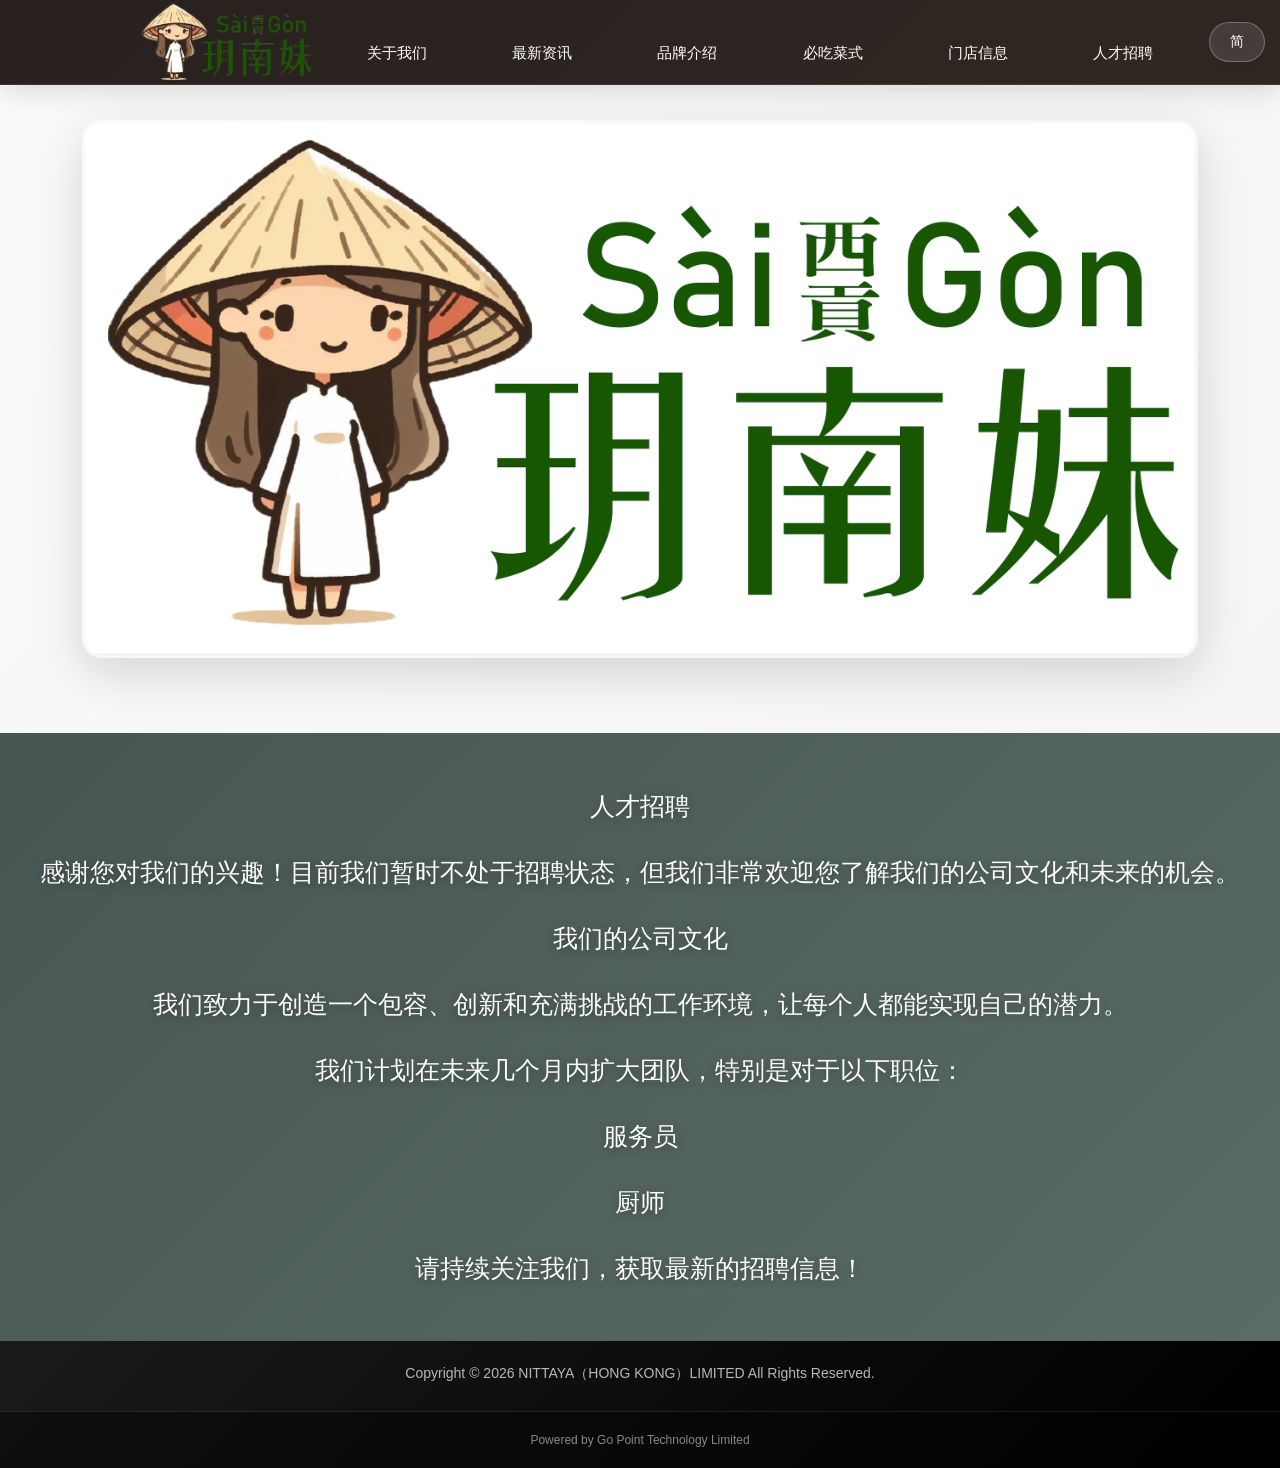
<file: recruit.html>
<!DOCTYPE html>
<html lang="zh-HK">
<head>
    <meta charset="UTF-8">
    <meta name="viewport" content="width=device-width, initial-scale=1.0">
    <title data-i18n="recruit.title">人才招聘</title>
    <link rel="stylesheet" href="style.css">
</head>
<body>
    <header>
    <button class="menu">&#9776;</button>
    <h1 data-i18n="recruit.title">人才招聘</h1>
    <button class="lang-toggle" id="langToggle" type="button" onclick="toggleLang(); return false;">繁</button>
    <nav>
    <ul>
        <li><a href="index.html" data-i18n="nav.about">關於我們</a></li>
        <li><a href="info.html" data-i18n="nav.news">最新資訊</a></li>
        <li><a href="brand.html" data-i18n="nav.brand">品牌介紹</a></li>
        <li><a href="musteat.html" data-i18n="nav.musteat">必吃菜式</a></li>
        <li><a href="shopinfo.html" data-i18n="nav.shopinfo">門市資訊</a></li>
        <li><a href="recruit.html" data-i18n="nav.recruit">人才招聘</a></li>
    </ul>
    </nav>
    </header>
    <main>
        <section class="brandbackground">
        <img src="images/recruitbackground.jpeg" alt="西貢玥南妹">
        </section>
        <section class="recruit1">
            <p data-i18n="recruit.position">人才招聘</p>
            <p data-i18n="recruit.location">感謝您對我們的興趣！目前我們暫時不處於招聘狀態，但我們非常歡迎您了解我們的公司文化和未來的機會。</p>
        <!-- </section> -->
        <!-- <section class="recruit"> -->
            <p data-i18n="recruit.workTitle">我們的公司文化</p>
            <p data-i18n="recruit.work1">我們致力於創造一個包容、創新和充滿挑戰的工作環境，讓每個人都能實現自己的潛力。</p>
            <!-- <p data-i18n="recruit.work2">準備及製作點心</p> -->
        <!-- </section> -->
        <!-- <section class="recruit"> -->
            <p data-i18n="recruit.requirementTitle">我們計劃在未來幾個月內擴大團隊，特別是對於以下職位：</p>
            <p data-i18n="recruit.req1">服務員</p>
            <p data-i18n="recruit.req2">廚師</p>
        <!-- </section> -->
        <!-- <section class="recruit"> -->
            <p data-i18n="recruit.contactTitle">請持續關注我們，獲取最新的招聘信息！</p>
            <!-- <p data-i18n="recruit.phone">電話：1234-5678</p>
            <p data-i18n="recruit.join">加入我們，一起創造美味！</p> -->
        </section>
    </main> 
    <footer>
        <p data-i18n="footer.copyright">Copyright © 2026 NITTAYA（HONG KONG）LIMITED All Rights Reserved.</p>
    </footer>
    <footer class="gptl">
        <p data-i18n="footer.powered">Powered by Go Point Technology Limited</p>
    </footer>
    <script>
        // ========== 語言切換系統 ==========
        const translations = {
            "zh-HK": {
                "title": "人才招聘",
                "nav": {"about": "關於我們", "news": "最新資訊", "brand": "品牌介紹", "musteat": "必吃菜式", "shopinfo": "門市資訊", "recruit": "人才招聘"},
                "recruit": {
                    "title": "人才招聘",
                    "position": "人才招聘",
                    "location": "感謝您對我們的興趣！目前我們暫時不處於招聘狀態，但我們非常歡迎您了解我們的公司文化和未來的機會。",
                    "workTitle": "我們的公司文化",
                    "work1": "我們致力於創造一個包容、創新和充滿挑戰的工作環境，讓每個人都能實現自己的潛力。",
                    //"work2": "準備及製作點心",
                    "requirementTitle": "我們計劃在未來幾個月內擴大團隊，特別是對於以下職位：",
                    "req1": "服務員",
                    "req2": "廚師",
                    "contactTitle": "請持續關注我們，獲取最新的招聘信息！",
                    //"phone": "電話：1234-5678",
                    //"join": "加入我們，一起創造美味！"
                },
                "footer": {"copyright": "Copyright © 2026 NITTAYA（HONG KONG）LIMITED All Rights Reserved.", "powered": "Powered by Go Point Technology Limited"}
            },
            "zh-CN": {
                "title": "人才招聘",
                "nav": {"about": "关于我们", "news": "最新资讯", "brand": "品牌介绍", "musteat": "必吃菜式", "shopinfo": "门店信息", "recruit": "人才招聘"},
            "recruit": {
                "title": "人才招聘",
                "position": "人才招聘",
                "location": "感谢您对我们的兴趣！目前我们暂时不处于招聘状态，但我们非常欢迎您了解我们的公司文化和未来的机会。",
                "workTitle": "我们的公司文化",
                "work1": "我们致力于创造一个包容、创新和充满挑战的工作环境，让每个人都能实现自己的潜力。",
                //"work2": "准备及制作点心",
                "requirementTitle": "我们计划在未来几个月内扩大团队，特别是对于以下职位：",
                "req1": "服务员",
                "req2": "厨师",
                "contactTitle": "请持续关注我们，获取最新的招聘信息！",
                //"phone": "电话：1234-5678",
                //"join": "加入我们，一起创造美味！"
                },
                "footer": {"copyright": "Copyright © 2026 NITTAYA（HONG KONG）LIMITED All Rights Reserved.", "powered": "Powered by Go Point Technology Limited"}
            }
        };
        
        function setCookie(name, value, days) {
            let expires = "";
            if (days) {
                let date = new Date();
                date.setTime(date.getTime() + (days * 24 * 60 * 60 * 1000));
                expires = "; expires=" + date.toUTCString();
            }
            document.cookie = name + "=" + (value || "") + expires + "; path=/";
        }

        function getCookie(name) {
            const nameEQ = name + "=";
            const ca = document.cookie.split(';');
            for(let i=0; i < ca.length; i++) {
                let c = ca[i];
                while (c.charAt(0) === ' ') c = c.substring(1, c.length); // Remove leading spaces
                if (c.indexOf(nameEQ) === 0) {
                    return c.substring(nameEQ.length, c.length);
                }
            }
            return null;
        }

        let defaultLang = 'zh-CN';
        let currentLang = null;
        try {   
            if(getCookie('lang') !== null){
                currentLang = getCookie('lang');
            } else {
                currentLang = defaultLang;
            }
            setCookie('lang', currentLang, 7);
        } catch(error){
            setCookie('lang', defaultLang, 7);
        }
        
        function getValue(obj, path) {
            const keys = path.split('.');
            let result = obj;
            for (let i = 0; i < keys.length; i++) {
                if (result && result[keys[i]]) {
                    result = result[keys[i]];
                } else {
                    return undefined;
                }
            }
            return result;
        }
        function updatePage() {
            const lang = translations[currentLang];
            if (!lang) return;
            document.title = getValue(lang, 'recruit.title') || lang.title;
            document.documentElement.lang = currentLang;
            document.querySelectorAll('[data-i18n]').forEach(function(el) {
                const key = el.getAttribute('data-i18n');
                const value = getValue(lang, key);
                if (value !== undefined) {
                    if (el.tagName === 'INPUT' || el.tagName === 'TEXTAREA') {
                        el.value = value;
                    } else {
                        el.innerHTML = value.replace(/\n/g, '<br>');
                    }
                }
            });
            const btn = document.getElementById('langToggle');
            if (btn) {
                btn.textContent = currentLang === 'zh-HK' ? '繁' : '简';
            }
        }
        function toggleLang() {
            currentLang = currentLang === 'zh-HK' ? 'zh-CN' : 'zh-HK';
            setCookie('lang', currentLang, 7);
            updatePage();
        }
        if (document.readyState === 'loading') {
            document.addEventListener('DOMContentLoaded', updatePage);
        } else {
            updatePage();
        }
        document.querySelector('.menu') && document.querySelector('.menu').addEventListener('click', function() {
            const nav = document.querySelector('nav ul');
            if (nav) nav.classList.toggle('show');
        });
    </script>
</body>
</html>
</file>
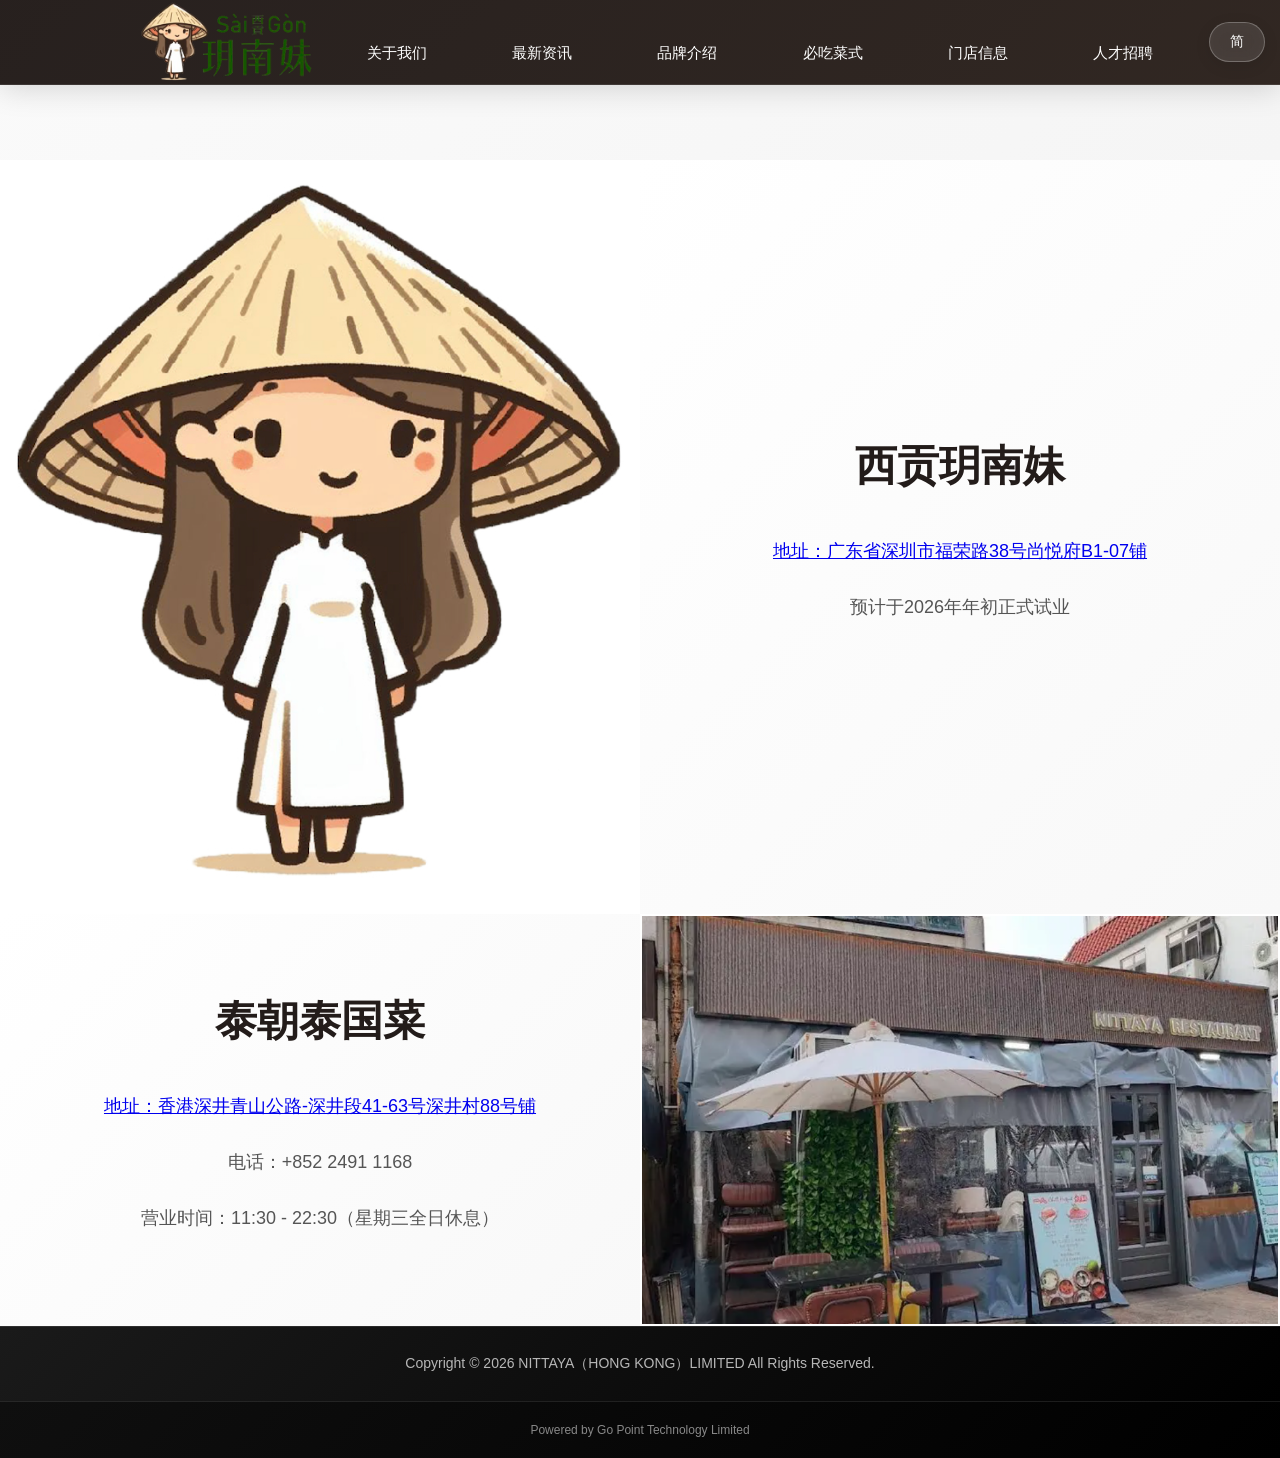
<file: shopinfo.html>
<!DOCTYPE html>
<html lang="zh-HK">
<head>
    <meta charset="UTF-8">
    <meta name="viewport" content="width=device-width, initial-scale=1.0">
    <title data-i18n="shopinfo.title">門市資訊</title>
    <link rel="stylesheet" href="style.css">
</head>
<body>
    <header>
    <button class="menu">&#9776;</button>
    <h1 data-i18n="shopinfo.title">門市資訊</h1>
    <button class="lang-toggle" id="langToggle" type="button" onclick="toggleLang(); return false;">繁</button>
    <nav>
    <ul>
        <li><a href="index.html" data-i18n="nav.about">關於我們</a></li>
        <li><a href="info.html" data-i18n="nav.news">最新資訊</a></li>
        <li><a href="brand.html" data-i18n="nav.brand">品牌介紹</a></li>
        <li><a href="musteat.html" data-i18n="nav.musteat">必吃菜式</a></li>
        <li><a href="shopinfo.html" data-i18n="nav.shopinfo">門市資訊</a></li>
        <li><a href="recruit.html" data-i18n="nav.recruit">人才招聘</a></li>
    </ul>
    </nav>
    </header>
    <main>
        <section class="shopinfo">
            <div class="shop">
            <img src="images/sg.jpeg" alt="西貢玥南妹">
            <h2 data-i18n="shopinfo.shop1.name">西貢玥南妹</h2>
            <p><a href="https://www.amap.com/place/B0JUD5TCPZ" target="_blank" rel="noopener noreferrer" data-i18n="shopinfo.shop1.address">廣東省深圳市福田區福榮路38號尚悅府B1-07</a></p>
            <!-- <p data-i18n="shopinfo.shop1.phone">電話：</p> -->
            <p data-i18n="shopinfo.shop1.hours">預計於2026年年初正式試業</p>
            </div>
            <div class="shop">
            <img src="images/tc.jpeg" alt="泰朝泰國菜">
            <h2 data-i18n="shopinfo.shop2.name">泰朝泰國菜</h2>
            <p><a href="https://www.google.com/maps/search/%E9%A6%99%E6%B8%AF%E6%B7%B1%E4%BA%95%E9%9D%92%E5%B1%B1%E5%85%AC%E8%B7%AF-%E6%B7%B1%E4%BA%95%E6%AE%B541-63%E8%99%9F%E6%B7%B1%E4%BA%95%E6%9D%9188%E8%99%9F%E5%9C%B0%E8%88%96/@22.367189,114.0563154,17z/data=!3m1!4b1?entry=ttu&g_ep=EgoyMDI1MTIwOS4wIKXMDSoKLDEwMDc5MjA2OUgBUAM%3D"  target="_blank" rel="noopener noreferrer" data-i18n="shopinfo.shop2.address">地址：香港深井青山公路-深井段41-63號深井村88號地舖</a></p>
            <p data-i18n="shopinfo.shop2.phone">電話：+852 2491 1168</p>
            <P data-i18n="shopinfo.shop2.hours">11:30 - 22:30（星期三全日休息）</P>
            <!-- </div>
            <div class="shop">
            <img src="images/ymt.png" alt="點心到 Dim Sum Here">
            <h2 data-i18n="shopinfo.shop3.name">點心到 (鴻星大廈)</h2>
            <p><a href="https://www.google.com/maps/place/Dim+Sum+Here/@22.3114467,114.1686925,17z/data=!3m1!4b1!4m6!3m5!1s0x3404018f710e0b71:0x2c559912aa4e1a15!8m2!3d22.3114467!4d114.1712674!16s%2Fg%2F11ss53qqyz?entry=ttu&g_ep=EgoyMDI1MDUyMS4wIKXMDSoASAFQAw%3D%3D" data-i18n="shopinfo.shop3.address">地址：油麻地彌敦道484號鴻星大廈地舖</a></p>
            <p data-i18n="shopinfo.shop3.phone">電話：52628465</p>
            <P data-i18n="shopinfo.shop3.hours">營業時間：08:00 - 22:00</P>
            </div>
            <div class="shop">
            <img src="images/szdimsumhere.jpeg" alt="點心到 Dim Sum Here">
            <h2 data-i18n="shopinfo.shop4.name">点心到X大排档</h2>
            <p><a href="https://www.google.com/maps/place/29+Huang+Gang+Xia+Wei+Yi+Cun,+Fu+Tian+Qu,+Shen+Zhen+Shi,+Guang+Dong+Sheng,+China,+518016/@22.52381,114.0597951,17z/data=!3m1!4b1!4m6!3m5!1s0x3403f6a64983bc09:0x11005a0b74c11bea!8m2!3d22.52381!4d114.06237!16s%2Fg%2F11n8r5pd79?entry=ttu&g_ep=EgoyMDI1MDUyMS4wIKXMDSoASAFQAw%3D%3D" data-i18n="shopinfo.shop4.address">地址：福田區皇崗/水圍皇崗下圍一村29號 福田区皇岗/水围皇岗下围一村29号
            </a></p>
            <P data-i18n="shopinfo.shop4.hours">營業時間：08:00 - 22:00</P>
            </div> -->
        </section>
            
            <section class="shopinfo2">
                    <img src="images/sg.jpeg" alt="西貢玥南妹">
                    <div class="si">
                    <h2 data-i18n="shopinfo.shop1.name">西貢玥南妹</h2>
                    <p><a href="https://www.amap.com/place/B0JUD5TCPZ" target="_blank" rel="noopener noreferrer" data-i18n="shopinfo.shop1.address">廣東省深圳市福田區福榮路38號尚悅府B1-07</a></p>
                    <!-- <p data-i18n="shopinfo.shop1.phone">電話：5</p> -->
                    <P data-i18n="shopinfo.shop1.hours">預計於2026年年初正式試業</P>
                    </div>
            
            </section>
            <section class="shopinfo2">
                <div class="si">
                    <h2 data-i18n="shopinfo.shop2.name">泰朝泰國菜</h2>
                    <p><a href="https://www.google.com/maps/search/%E9%A6%99%E6%B8%AF%E6%B7%B1%E4%BA%95%E9%9D%92%E5%B1%B1%E5%85%AC%E8%B7%AF-%E6%B7%B1%E4%BA%95%E6%AE%B541-63%E8%99%9F%E6%B7%B1%E4%BA%95%E6%9D%9188%E8%99%9F%E5%9C%B0%E8%88%96/@22.367189,114.0563154,17z/data=!3m1!4b1?entry=ttu&g_ep=EgoyMDI1MTIwOS4wIKXMDSoKLDEwMDc5MjA2OUgBUAM%3D" target="_blank" rel="noopener noreferrer" data-i18n="shopinfo.shop2.address">香港深井青山公路-深井段41-63號深井村88號地舖</a></p>
                    <p data-i18n="shopinfo.shop2.phone">電話：+852 2491 1168</p>
                    <P data-i18n="shopinfo.shop2.hours">11:30 - 22:30（星期三全日休息）</P>
                    </div>
                    <img src="images/tc.jpeg" alt="泰朝泰國菜">
            <!-- </section>
            <section class="shopinfo2">
                    <img src="images/ymt.png" alt="點心到 Dim Sum Here">
                    <div class="si">
                    <h2 data-i18n="shopinfo.shop3.name">點心到 (鴻星大廈)</h2>
                    <p><a href="https://www.google.com/maps/place/Dim+Sum+Here/@22.3114467,114.1686925,17z/data=!3m1!4b1!4m6!3m5!1s0x3404018f710e0b71:0x2c559912aa4e1a15!8m2!3d22.3114467!4d114.1712674!16s%2Fg%2F11ss53qqyz?entry=ttu&g_ep=EgoyMDI1MDUyMS4wIKXMDSoASAFQAw%3D%3D" data-i18n="shopinfo.shop3.address">地址：油麻地彌敦道484號鴻星大廈地舖</a></p>
                    <p data-i18n="shopinfo.shop3.phone">電話：52628465</p>
                    <P data-i18n="shopinfo.shop3.hours">營業時間：08:00 - 22:00</P>
                    </div>
            </section>

            <section class="shopinfo2">
                <div class="si">
                <h2 data-i18n="shopinfo.shop4.name">点心到X大排档</h2>
                <p><a href="https://www.google.com/maps/place/29+Huang+Gang+Xia+Wei+Yi+Cun,+Fu+Tian+Qu,+Shen+Zhen+Shi,+Guang+Dong+Sheng,+China,+518016/@22.52381,114.0597951,17z/data=!3m1!4b1!4m6!3m5!1s0x3403f6a64983bc09:0x11005a0b74c11bea!8m2!3d22.52381!4d114.06237!16s%2Fg%2F11n8r5pd79?entry=ttu&g_ep=EgoyMDI1MDUyMS4wIKXMDSoASAFQAw%3D%3D" data-i18n="shopinfo.shop4.address">地址：福田區皇崗/水圍皇崗下圍一村29號 福田区皇岗/水围皇岗下围一村29号
                </a></p>
                <P data-i18n="shopinfo.shop4.hours">營業時間：08:00 - 22:00</P>
                </div>  
                <img src="images/szdimsumhere.jpeg" alt="點心到 Dim Sum Here">
            </section> -->
    </main> 
    <footer>
        <p data-i18n="footer.copyright">Copyright © 2026 NITTAYA（HONG KONG）LIMITED All Rights Reserved.</p>
    </footer>
    <footer class="gptl">
        <p data-i18n="footer.powered">Powered by Go Point Technology Limited</p>
    </footer>
    <script>
        // ========== 語言切換系統 ==========
        const translations = {
            "zh-HK": {
                "title": "門市資訊",
                "nav": {"about": "關於我們", "news": "最新資訊", "brand": "品牌介紹", "musteat": "必吃菜式", "shopinfo": "門市資訊", "recruit": "人才招聘"},
                "shopinfo": {
                    "title": "門市資訊",
                    "shop1": {
                        "name": "西貢玥南妹",
                        "address": "地址：廣東省深圳市福田區福榮路38號尚悅府B1-07鋪",
                        //"phone": "電話：",
                        "hours": "預計於2026年年初正式試業"
                    },
                    "shop2": {
                        "name": "泰朝泰國菜",
                        "address": "地址：香港深井青山公路-深井段41-63號深井村88號地舖",
                        "phone": "電話：+852 2491 1168",
                        "hours": "營業時間：11:30 - 22:30（星期三全日休息）"
                    },
                    //"shop3": {
                        //"name": "點心到 (鴻星大廈)",
                        //"address": "地址：油麻地彌敦道484號鴻星大廈地舖",
                        //"phone": "電話：52628465",
                        //"hours": "營業時間：08:00 - 22:00"
                    //},
                    //"shop4": {
                        //"name": "点心到X大排档",
                        //"address": "地址：福田區皇崗/水圍皇崗下圍一村29號 福田区皇岗/水围皇岗下围一村29号",
                        //"hours": "營業時間：08:00 - 22:00"
                    //}
                },
                "footer": {"copyright": "Copyright © 2026 NITTAYA（HONG KONG）LIMITED All Rights Reserved.", "powered": "Powered by Go Point Technology Limited"}
            },
            "zh-CN": {
                "title": "门店信息",
                "nav": {"about": "关于我们", "news": "最新资讯", "brand": "品牌介绍", "musteat": "必吃菜式", "shopinfo": "门店信息", "recruit": "人才招聘"},
                "shopinfo": {
                    "title": "门店信息",
                    "shop1": {
                        "name": "西贡玥南妹",
                        "address": "地址：广东省深圳市福荣路38号尚悦府B1-07铺",
                        //"phone": "电话：",
                        "hours": "预计于2026年年初正式试业"
                    },
                    "shop2": {
                        "name": "泰朝泰国菜",
                        "address": "地址：香港深井青山公路-深井段41-63号深井村88号铺",
                        "phone": "电话：+852 2491 1168",
                        "hours": "营业时间：11:30 - 22:30（星期三全日休息）"
                    },
                    //"shop3": {
                        //"name": "点心到 (鸿星大厦)",
                        //"address": "地址：油麻地弥敦道484号鸿星大厦地铺",
                        //"phone": "电话：52628465",
                        //"hours": "营业时间：08:00 - 22:00"
                    //},
                    //"shop4": {
                        //"name": "点心到X大排档",
                        //"address": "地址：福田区皇岗/水围皇岗下围一村29号 福田区皇岗/水围皇岗下围一村29号",
                        //"hours": "营业时间：08:00 - 22:00"
                    //}
                },
                "footer": {"copyright": "Copyright © 2026 NITTAYA（HONG KONG）LIMITED All Rights Reserved.", "powered": "Powered by Go Point Technology Limited"}
            }
        };
        
        function setCookie(name, value, days) {
            let expires = "";
            if (days) {
                let date = new Date();
                date.setTime(date.getTime() + (days * 24 * 60 * 60 * 1000));
                expires = "; expires=" + date.toUTCString();
            }
            document.cookie = name + "=" + (value || "") + expires + "; path=/";
        }

        function getCookie(name) {
            const nameEQ = name + "=";
            const ca = document.cookie.split(';');
            for(let i=0; i < ca.length; i++) {
                let c = ca[i];
                while (c.charAt(0) === ' ') c = c.substring(1, c.length); // Remove leading spaces
                if (c.indexOf(nameEQ) === 0) {
                    return c.substring(nameEQ.length, c.length);
                }
            }
            return null;
        }

        let defaultLang = 'zh-CN';
        let currentLang = null;
        try {   
            if(getCookie('lang') !== null){
                currentLang = getCookie('lang');
            } else {
                currentLang = defaultLang;
            }
            setCookie('lang', currentLang, 7);
        } catch(error){
            setCookie('lang', defaultLang, 7);
        }
        
        function getValue(obj, path) {
            const keys = path.split('.');
            let result = obj;
            for (let i = 0; i < keys.length; i++) {
                if (result && result[keys[i]]) {
                    result = result[keys[i]];
                } else {
                    return undefined;
                }
            }
            return result;
        }
        function updatePage() {
            const lang = translations[currentLang];
            if (!lang) return;
            document.title = getValue(lang, 'shopinfo.title') || lang.title;
            document.documentElement.lang = currentLang;
            document.querySelectorAll('[data-i18n]').forEach(function(el) {
                const key = el.getAttribute('data-i18n');
                const value = getValue(lang, key);
                if (value !== undefined) {
                    if (el.tagName === 'INPUT' || el.tagName === 'TEXTAREA') {
                        el.value = value;
                    } else {
                        el.innerHTML = value.replace(/\n/g, '<br>');
                    }
                }
            });
            const btn = document.getElementById('langToggle');
            if (btn) {
                btn.textContent = currentLang === 'zh-HK' ? '繁' : '简';
            }
        }
        function toggleLang() {
            currentLang = currentLang === 'zh-HK' ? 'zh-CN' : 'zh-HK';
            setCookie('lang', currentLang, 7);
            updatePage();
        }
        if (document.readyState === 'loading') {
            document.addEventListener('DOMContentLoaded', updatePage);
        } else {
            updatePage();
        }
        document.querySelector('.menu') && document.querySelector('.menu').addEventListener('click', function() {
            const nav = document.querySelector('nav ul');
            if (nav) nav.classList.toggle('show');
        });
    </script>
</body>
</html>
</file>
<file: style.css>
* {
    padding: 0;
    margin: 0;
    box-sizing: border-box;
}

html {
    scroll-behavior: smooth;
    font-size: 16px;
}

body {
    font-family: -apple-system, BlinkMacSystemFont, "Segoe UI", "Microsoft JhengHei", "PingFang TC", "Helvetica Neue", Arial, sans-serif;
    line-height: 1.7;
    color: #2c3e50;
    overflow-x: hidden;
    background-color: #fafafa;
}

header {
    background: linear-gradient(135deg, rgba(35, 28, 26, 0.98), rgba(45, 35, 30, 0.98));
    backdrop-filter: blur(20px);
    -webkit-backdrop-filter: blur(20px);
    height: 85px;
    width: 100%;
    position: fixed;
    top: 0;
    z-index: 1000;
    box-shadow: 0 4px 30px rgba(0, 0, 0, 0.15);
    transition: all 0.3s ease;
    border-bottom: 1px solid rgba(255, 255, 255, 0.1);
}

h1 {
    color: white;
    position: absolute;
    left: 120px;
    top: 0;
    line-height: 85px;
    background-image: url(images/logo.jpeg);
    background-size: contain;
    background-repeat: no-repeat;
    background-position: center;
    width: 210px;
    text-indent: -9999px;
    z-index: 1;
    transition: all 0.3s ease;
}

header ul {
    position: absolute;
    right: 5vw;
    top: 0;
    line-height: 85px;
    list-style: none;
}

header li {
    display: inline;
    margin-right: 3.5vw;
}

header a {
    color: white;
    text-decoration: none;
    padding: 10px 18px;
    border-radius: 8px;
    transition: all 0.3s ease;
    font-weight: 500;
    font-size: 15px;
    position: relative;
    display: inline-block;
}

header a::before {
    content: '';
    position: absolute;
    bottom: 8px;
    left: 50%;
    transform: translateX(-50%);
    width: 0;
    height: 2px;
    background: linear-gradient(90deg, #ff9d00, #ff6f00);
    transition: width 0.3s ease;
}

header a:hover {
    background-color: rgba(255, 157, 0, 0.15);
    transform: translateY(-2px);
}

header a:hover::before {
    width: 70%;
}

.lang-toggle {
    position: absolute;
    right: 15px;
    top: 22px;
    background: rgba(255, 255, 255, 0.12);
    backdrop-filter: blur(10px);
    -webkit-backdrop-filter: blur(10px);
    color: white;
    border: 1px solid rgba(255, 255, 255, 0.25);
    padding: 10px 20px;
    border-radius: 25px;
    cursor: pointer;
    font-size: 14px;
    font-weight: 500;
    transition: all 0.3s cubic-bezier(0.4, 0, 0.2, 1);
    z-index: 10001;
    pointer-events: auto;
    user-select: none;
    -webkit-user-select: none;
    box-shadow: 0 4px 15px rgba(0, 0, 0, 0.1);
    min-width: 50px;
    text-align: center;
}

.lang-toggle:hover {
    background: rgba(255, 255, 255, 0.2);
    border-color: rgba(255, 255, 255, 0.4);
    transform: translateY(-2px);
    box-shadow: 0 6px 20px rgba(0, 0, 0, 0.15);
}

.lang-toggle:active {
    transform: translateY(0);
    box-shadow: 0 2px 8px rgba(0, 0, 0, 0.1);
}

.slogan {
    background: linear-gradient(135deg, rgba(0, 0, 0, 0.4), rgba(0, 0, 0, 0.5)), url(images/banner.jpeg);
    background-repeat: no-repeat;
    background-size: cover;
    background-position: center;
    background-attachment: fixed;
    color: white;
    min-height: 100vh;
    display: flex;
    flex-direction: column;
    align-items: center;
    justify-content: center;
    position: relative;
    padding-top: 85px;
    overflow: hidden;
}

.slogan::before {
    content: '';
    position: absolute;
    top: 0;
    left: 0;
    right: 0;
    bottom: 0;
    background: radial-gradient(ellipse at center, transparent 0%, rgba(0, 0, 0, 0.5) 100%);
    z-index: 0;
}

.slogan h2 {
    font-size: clamp(32px, 5vw, 64px);
    margin: 20px;
    text-shadow: 0 4px 20px rgba(0, 0, 0, 0.6);
    font-weight: 700;
    text-align: center;
    position: relative;
    z-index: 1;
    animation: fadeInUp 1s ease;
    letter-spacing: 1px;
    line-height: 1.3;
}

.slogan p {
    color: #ffeb3b;
    font-size: clamp(16px, 2.5vw, 22px);
    margin: 25px;
    text-shadow: 0 2px 15px rgba(0, 0, 0, 0.7);
    font-weight: 600;
    position: relative;
    z-index: 1;
    animation: fadeInUp 1.2s ease;
}

.slogan a {
    display: inline-block;
    color: #fff;
    background: linear-gradient(135deg, #ff9d00, #ff6f00);
    text-decoration: none;
    border: none;
    padding: 16px 56px;
    border-radius: 50px;
    box-shadow: 0 8px 25px rgba(255, 157, 0, 0.4);
    transition: all 0.4s cubic-bezier(0.4, 0, 0.2, 1);
    font-weight: 600;
    font-size: 16px;
    position: relative;
    z-index: 1;
    animation: fadeInUp 1.4s ease;
    overflow: hidden;
}

.slogan a::before {
    content: '';
    position: absolute;
    top: 0;
    left: -100%;
    width: 100%;
    height: 100%;
    background: linear-gradient(90deg, transparent, rgba(255, 255, 255, 0.3), transparent);
    transition: left 0.5s;
}

.slogan a:hover {
    background: linear-gradient(135deg, #ff6f00, #ff9d00);
    transform: translateY(-4px);
    box-shadow: 0 12px 35px rgba(255, 157, 0, 0.5);
}

.slogan a:hover::before {
    left: 100%;
}

@keyframes fadeInUp {
    from {
        opacity: 0;
        transform: translateY(40px);
    }
    to {
        opacity: 1;
        transform: translateY(0);
    }
}

.vision {
    background: linear-gradient(135deg, #485652, #5a6b68);
    color: white;
    min-height: 280px;
    display: flex;
    justify-content: center;
    align-items: center;
    padding: 80px 40px;
    text-align: center;
    position: relative;
    overflow: hidden;
}

.vision::before {
    content: '';
    position: absolute;
    top: -50%;
    left: -50%;
    width: 200%;
    height: 200%;
    background: radial-gradient(circle, rgba(255, 255, 255, 0.05) 0%, transparent 70%);
    animation: rotate 20s linear infinite;
}

@keyframes rotate {
    from { transform: rotate(0deg); }
    to { transform: rotate(360deg); }
}

.vision blockquote {
    max-width: 1000px;
    font-style: italic;
    font-size: clamp(20px, 3vw, 28px);
    line-height: 1.8;
    letter-spacing: 0.5px;
    text-shadow: 0 2px 15px rgba(0, 0, 0, 0.3);
    position: relative;
    z-index: 1;
    padding: 20px;
}

.info {
    display: flex;
    overflow: hidden;
    background: white;
}

.info img {
    width: 50%;
    object-fit: cover;
    transition: transform 0.6s cubic-bezier(0.4, 0, 0.2, 1);
}

.info:hover img {
    transform: scale(1.05);
}

.sz {
    width: 50%;
    background: linear-gradient(135deg, #ffffff, #f8f8f8);
    display: flex;
    flex-direction: column;
    align-items: center;
    justify-content: center;
    padding: 80px 60px;
}

.sz h2 {
    font-size: clamp(28px, 4vw, 42px);
    margin-bottom: 30px;
    margin: 20px;
    color: #231c1a;
    font-weight: 700;
    text-align: center;
    line-height: 1.3;
}

.sz p {
    text-align: center;
    line-height: 2;
    font-size: 18px;
    color: #555;
    max-width: 500px;
}

.product {
    display: flex;
    background: linear-gradient(135deg, #f5f3f0, #ede9de);
    justify-content: center;
    align-items: flex-start;
    padding: 120px 60px;
    gap: 40px;
    flex-wrap: wrap;
}

.product div {
    width: 320px;
    text-align: center;
    background: white;
    border-radius: 24px;
    padding: 35px;
    box-shadow: 0 10px 40px rgba(0, 0, 0, 0.08);
    transition: all 0.4s cubic-bezier(0.4, 0, 0.2, 1);
    overflow: hidden;
    position: relative;
}

.product div::before {
    content: '';
    position: absolute;
    top: 0;
    left: 0;
    right: 0;
    height: 4px;
    background: linear-gradient(90deg, #ff9d00, #ff6f00);
    transform: scaleX(0);
    transition: transform 0.4s ease;
}

.product div:hover {
    transform: translateY(-12px);
    box-shadow: 0 20px 50px rgba(0, 0, 0, 0.15);
}

.product div:hover::before {
    transform: scaleX(1);
}

.product img {
    width: 100%;
    border-radius: 16px;
    margin-bottom: 25px;
    transition: transform 0.5s cubic-bezier(0.4, 0, 0.2, 1);
    box-shadow: 0 6px 20px rgba(0, 0, 0, 0.1);
}

.product div:hover img {
    transform: scale(1.08) rotate(1deg);
}

.product h3 {
    font-size: 24px;
    margin: 20px 0 15px;
    color: #231c1a;
    font-weight: 700;
    line-height: 1.4;
}

.product p {
    font-size: 15px;
    line-height: 1.8;
    color: #666;
}

footer {
    background: linear-gradient(135deg, #1a1a1a, #000);
    color: #b7b7b7;
    min-height: 70px;
    display: flex;
    justify-content: center;
    align-items: center;
    font-size: 14px;
    padding: 25px;
    border-top: 1px solid rgba(255, 255, 255, 0.1);
}

.gptl {
    background: linear-gradient(135deg, #0f0f0f, #000);
    color: #888;
    min-height: 55px;
    display: flex;
    justify-content: center;
    align-items: center;
    font-size: 12px;
    padding: 18px;
}

.menu {
    display: none;
    position: relative;
    z-index: 10002;
}

@media screen and (max-width: 1150px) {
    header h1 {
        display: none;
    }
}

@media screen and (max-width: 768px) {
    header {
        height: 75px;
    }
    
    header h1 {
        display: flex;
    }
    
    header ul {
        display: none;
        flex-direction: column;
        padding: 20px 0;
        background: linear-gradient(135deg, rgba(35, 28, 26, 0.98), rgba(45, 35, 30, 0.98));
        backdrop-filter: blur(25px);
        -webkit-backdrop-filter: blur(25px);
        position: absolute;
        top: 75px;
        left: 0;
        width: 260px;
        border-radius: 0;
        box-shadow: 0 10px 40px rgba(0, 0, 0, 0.4),
                    0 0 0 1px rgba(255, 255, 255, 0.1);
        z-index: 999;
        overflow: hidden;
        animation: slideDown 0.3s ease-out;

        line-height: 40px;
    }
    
    @keyframes slideDown {
        from {
            opacity: 0;
            transform: translateY(-20px);
        }
        to {
            opacity: 1;
            transform: translateY(0);
        }
    }
    
    header ul::before {
        content: '';
        position: absolute;
        top: 0;
        left: 0;
        right: 0;
        height: 3px;
        background: linear-gradient(90deg, #ff9d00, #ff6f00, #ff9d00);
        background-size: 200% 100%;
        animation: shimmer 2s linear infinite;
    }
    
    @keyframes shimmer {
        0% { background-position: -200% 0; }
        100% { background-position: 200% 0; }
    }
    
    header ul.show {
        display: flex;
    }
    
    header li {
        margin: 4px 12px;
        list-style: none;
    }
    
    header a {
        padding: 14px 20px;
        display: block;
        border-radius: 12px;
        color: white;
        font-weight: 500;
        font-size: 15px;
        transition: all 0.3s cubic-bezier(0.4, 0, 0.2, 1);
        position: relative;
        overflow: hidden;
        border: 1px solid transparent;
    }
    
    header a::before {
        content: '';
        position: absolute;
        left: 0;
        top: 0;
        bottom: 0;
        width: 4px;
        background: linear-gradient(135deg, #ff9d00, #ff6f00);
        transform: scaleY(0);
        transition: transform 0.3s ease;
        border-radius: 0 4px 4px 0;
    }
    
    header a:hover {
        background: linear-gradient(135deg, rgba(255, 157, 0, 0.2), rgba(255, 111, 0, 0.15));
        transform: translateX(5px);
        border-color: rgba(255, 157, 0, 0.3);
        box-shadow: 0 4px 15px rgba(255, 157, 0, 0.2);
    }
    
    header a:hover::before {
        transform: scaleY(1);
    }
    
    header a:active {
        transform: translateX(3px);
    }
    
    header h1 {
        left: 50%;
        transform: translateX(-50%);
        width: 140px;
        line-height: 75px;
        max-width: calc(100vw - 100px);
    }
    
    .slogan h2 {
        font-size: 36px;
        margin: 15px;
    }
    
    .slogan p {
        font-size: 18px;
        margin: 20px;
    }
    
    .slogan a {
        padding: 14px 40px;
        font-size: 15px;
    }
    
    .slogan {
        min-height: 100vh;
        padding-top: 75px;
        background-attachment: scroll;
    }
    
    .menu {
        display: flex;
        background: transparent;
        color: white;
        font-size: 26px;
        position: absolute;
        top: 18px;
        left: 18px;
        border: none;
        cursor: pointer;
        width: 44px;
        height: 44px;
        align-items: center;
        justify-content: center;
        z-index: 10002;
        transition: all 0.3s ease;
    }
    
    .menu:hover {
        background: rgba(255, 255, 255, 0.1);
        transform: scale(1.05);
    }
    
    .menu:active {
        transform: scale(0.95);
    }
    
    .lang-toggle {
        right: 10px;
        top: 18px;
        padding: 8px 16px;
        font-size: 13px;
        min-width: 45px;
    }
    
    .info {
        flex-direction: column;
    }
    
    .info img {
        width: 100%;
        max-height: 400px;
    }
    
    .sz {
        width: 100%;
        padding: 50px 30px;
    }
    
    .sz h2 {
        font-size: 32px;
    }
    
    .product {
        flex-direction: column;
        align-items: center;
        padding: 80px 20px;
        gap: 30px;
    }
    
    .product div {
        width: 100%;
        max-width: 400px;
    }
    
    .vision {
        padding: 60px 30px;
        min-height: 240px;
    }
    
    .vision blockquote {
        font-size: 20px;
    }
    
    .news {
        min-height: 100vh;
        padding-top: 75px;
        background-attachment: scroll;
    }
    
    .news h2 {
        font-size: 32px;
        margin: 15px;
    }
    
    .news p {
        font-size: 18px;
        margin: 20px;
    }
    
    .news a {
        padding: 14px 40px;
        font-size: 15px;
    }
     
    .musteat h2 {
        font-size: 36px;
        margin: 15px;
    }
    
    .musteat p {
        font-size: 18px;
        margin: 20px;
    }
    
    .musteat a {
        padding: 14px 40px;
        font-size: 15px;
    }

    .musteat {
        min-height: 100vh;
        padding-top: 75px;
        background-attachment: scroll;
    }
    
    .brandbackground {
        padding: 90px 15px 40px;
    }
    
    .brandbackground img {
        width: 95%;
        margin: 15px;
        border-radius: 16px;
    }
    
    .shopinfo {
        padding: 90px 15px 40px;
    }
    
    .shopinfo img {
        width: 95%;
        margin: 15px;
        border-radius: 16px;
    }
    
    .recruit,
    .recruit1 {
        padding: 40px 25px;
        font-size: 18px;
        min-height: auto;
    }
    
    footer {
        padding: 20px 15px;
        font-size: 12px;
        text-align: center;
    }
    
    .gptl {
        padding: 15px;
        font-size: 11px;
    }
}

@media screen and (max-width: 480px) {
    header {
        height: 70px;
    }
    
    header h1 {
        width: 120px;
        line-height: 70px;
        max-width: calc(100vw - 90px);
    }
    
    .menu {
        top: 15px;
        left: 15px;
        font-size: 24px;
        width: 35px;
        height: 35px;
    }
    
    .lang-toggle {
        right: 8px;
        top: 15px;
        padding: 6px 12px;
        font-size: 12px;
        min-width: 40px;
    }
    
    header ul {
        top: 70px;
        width: 240px;
        padding: 15px 0;
    }
    
    header li {
        margin: 3px 10px;
    }
    
    header a {
        padding: 12px 18px;
        font-size: 14px;
    }
    
    .slogan h2,
    .news h2,
    .musteat h2 {
        font-size: 28px;
        margin: 10px;
    }
    
    .slogan p,
    .news p,
    .musteat p {
        font-size: 16px;
        margin: 15px;
    }
    
    .slogan a,
    .news a,
    .musteat a {
        padding: 12px 32px;
        font-size: 14px;
    }
    .sz,
    .szslogan,
    .bd,
    .si {
        padding: 40px 20px;
    }
    
    .sz h2,
    .szslogan h2,
    .bd h2,
    .si h2 {
        font-size: 28px;
    }
    
    .product,
    .musteatmenu,
    .musteatmenu2 {
        padding: 60px 15px;
        gap: 25px;
    }
    
    .product div,
    .musteatmenu div,
    .musteatmenu2 div {
        padding: 25px;
    }
    
    .vision {
        padding: 50px 20px;
        min-height: 200px;
    }
    
    .vision blockquote {
        font-size: 18px;
        padding: 15px;
    }
    
    .image-slider {
        width: calc(100vw - 30px);
        height: 65vw;
        margin: 15px;
        border-radius: 12px;
    }
    
    .image-slider::before {
        border-radius: 12px;
    }
    
    .slider-container {
        border-radius: 10px;
    }
    
    .slider-indicators {
        bottom: 12px;
        padding: 8px 15px;
        gap: 8px;
    }
    
    .indicator {
        width: 6px;
        height: 6px;
    }
    
    .indicator.active {
        width: 20px;
    }
    
    .brandbackground,
    .shopinfo {
        padding: 80px 10px 30px;
    }
    
    .brandbackground img,
    .shopinfo img {
        width: 98%;
        margin: 10px;
        border-radius: 12px;
    }
    
    .recruit,
    .recruit1 {
        padding: 30px 20px;
        font-size: 16px;
    }
    
    footer {
        padding: 15px 10px;
        font-size: 11px;
    }
    
    .gptl {
        padding: 12px;
        font-size: 10px;
    }
}

.news {
    background: linear-gradient(135deg, rgba(0, 0, 0, 0.4), rgba(0, 0, 0, 0.5)), url(images/infobackground.jpeg);
    background-repeat: no-repeat;
    background-size: cover;
    background-position: center;
    background-attachment: fixed;
    color: white;
    min-height: 100vh;
    display: flex;
    flex-direction: column;
    align-items: center;
    justify-content: center;
    position: relative;
    padding-top: 85px;
    overflow: hidden;
}

.news::before {
    content: '';
    position: absolute;
    top: 0;
    left: 0;
    right: 0;
    bottom: 0;
    background: radial-gradient(ellipse at center, transparent 0%, rgba(0, 0, 0, 0.5) 100%);
    z-index: 0;
}

.news h2 {
    font-size: clamp(32px, 5vw, 48px);
    margin-top: 60px;
    text-shadow: 0 4px 20px rgba(0, 0, 0, 0.7);
    color: white;
    font-weight: 700;
    position: relative;
    z-index: 1;
    animation: fadeInUp 1s ease;
    text-align: center;
}

.news p {
    color: #ffeb3b;
    text-shadow: 0 2px 15px rgba(0, 0, 0, 0.7);
    font-size: clamp(18px, 2.5vw, 24px);
    margin: 25px;
    font-weight: 600;
    position: relative;
    z-index: 1;
    animation: fadeInUp 1.2s ease;
}

.news a {
    display: inline-block;
    color: #fff;
    background: linear-gradient(135deg, #ff9d00, #ff6f00);
    text-decoration: none;
    border: none;
    padding: 16px 56px;
    border-radius: 50px;
    box-shadow: 0 8px 25px rgba(255, 157, 0, 0.4);
    transition: all 0.4s cubic-bezier(0.4, 0, 0.2, 1);
    font-weight: 600;
    font-size: 16px;
    position: relative;
    z-index: 1;
    animation: fadeInUp 1.4s ease;
    overflow: hidden;
}

.news a::before {
    content: '';
    position: absolute;
    top: 0;
    left: -100%;
    width: 100%;
    height: 100%;
    background: linear-gradient(90deg, transparent, rgba(255, 255, 255, 0.3), transparent);
    transition: left 0.5s;
}

.news a:hover {
    background: linear-gradient(135deg, #ff6f00, #ff9d00);
    transform: translateY(-4px);
    box-shadow: 0 12px 35px rgba(255, 157, 0, 0.5);
}

.news a:hover::before {
    left: 100%;
}

.szproduct {
    display: flex;
    background: linear-gradient(135deg, #485652, #7a8c8a);
    overflow: hidden;
    position: relative;
}

.image-slider {
    width: 50vw;
    height: 50vw;
    max-height: 600px;
    position: relative;
    overflow: hidden;
    margin: 40px;
    border-radius: 20px;
    box-shadow: 0 20px 60px rgba(0, 0, 0, 0.4),
                0 0 0 4px rgba(255, 255, 255, 0.1),
                inset 0 0 0 1px rgba(255, 255, 255, 0.2);
    background: linear-gradient(135deg, rgba(255, 255, 255, 0.1), rgba(255, 255, 255, 0.05));
    backdrop-filter: blur(10px);
    -webkit-backdrop-filter: blur(10px);
    transition: all 0.4s ease;
}

.image-slider::before {
    content: '';
    position: absolute;
    top: -2px;
    left: -2px;
    right: -2px;
    bottom: -2px;
    background: linear-gradient(135deg, #ff9d00, #ff6f00, #ff9d00);
    border-radius: 20px;
    z-index: -1;
    opacity: 0;
    transition: opacity 0.4s ease;
}

.image-slider:hover::before {
    opacity: 0.6;
}

.image-slider:hover {
    transform: translateY(-5px);
    box-shadow: 0 25px 70px rgba(0, 0, 0, 0.5),
                0 0 0 4px rgba(255, 157, 0, 0.3),
                inset 0 0 0 1px rgba(255, 255, 255, 0.3);
}

.slider-container {
    width: 100%;
    height: 100%;
    position: relative;
    border-radius: 18px;
    overflow: hidden;
}

.slider-image {
    position: absolute;
    top: 0;
    left: 0;
    width: 100%;
    height: 100%;
    object-fit: cover;
    opacity: 0;
    transition: opacity 1s ease-in-out, transform 1s ease-in-out;
    transform: scale(1.1);
}

.slider-image.active {
    opacity: 1;
    transform: scale(1);
    z-index: 1;
}

.slider-indicators {
    position: absolute;
    bottom: 25px;
    left: 50%;
    transform: translateX(-50%);
    display: flex;
    gap: 12px;
    z-index: 10;
    background: linear-gradient(135deg, rgba(0, 0, 0, 0.5), rgba(0, 0, 0, 0.3));
    padding: 12px 24px;
    border-radius: 30px;
    backdrop-filter: blur(15px);
    -webkit-backdrop-filter: blur(15px);
    box-shadow: 0 8px 25px rgba(0, 0, 0, 0.3),
                inset 0 1px 0 rgba(255, 255, 255, 0.2),
                0 0 0 1px rgba(255, 255, 255, 0.1);
    border: 1px solid rgba(255, 255, 255, 0.15);
}

.indicator {
    width: 10px;
    height: 10px;
    border-radius: 50%;
    background: rgba(255, 255, 255, 0.5);
    cursor: pointer;
    transition: all 0.3s ease;
    border: 2px solid transparent;
}

.indicator:hover {
    background: rgba(255, 255, 255, 0.8);
    transform: scale(1.2);
}

.indicator.active {
    background: #ff9d00;
    width: 30px;
    border-radius: 5px;
    box-shadow: 0 0 10px rgba(255, 157, 0, 0.6);
}

.szproduct:hover .slider-image.active {
    transform: scale(1.02);
}

.szslogan {
    width: 50%;
    display: flex;
    flex-direction: column;
    align-items: center;
    justify-content: center;
    padding: 60px 40px;
}

.szslogan h2 {
    font-size: clamp(24px, 3vw, 32px);
    margin-bottom: 30px;
    color: white;
    text-shadow: 0 2px 15px rgba(0, 0, 0, 0.3);
    font-weight: 700;
    text-align: center;
    line-height: 1.5;
}

@media screen and (max-width: 768px) {
    .szproduct {
        flex-direction: column;
        align-items: center;
    }
    
    .image-slider {
        width: calc(100vw - 40px);
        height: 60vw;
        max-height: 400px;
        margin: 20px;
        border-radius: 16px;
    }
    
    .image-slider::before {
        border-radius: 16px;
    }
    
    .slider-container {
        border-radius: 14px;
    }
    
    .slider-image {
        border-radius: 0;
    }
    
    .slider-indicators {
        bottom: 15px;
        padding: 10px 18px;
        gap: 10px;
        border-radius: 25px;
    }
    
    .indicator {
        width: 8px;
        height: 8px;
    }
    
    .indicator.active {
        width: 25px;
    }
    
    .szslogan {
        width: 100%;
        padding: 50px 30px;
    }
}

.musteat {
    background: linear-gradient(135deg, rgba(0, 0, 0, 0.4), rgba(0, 0, 0, 0.5)), url(images/musteatbackground.jpeg);
    background-repeat: no-repeat;
    background-size: cover;
    background-position: center;
    background-attachment: inherit;
    color: white;
    min-height: 100vh;
    display: flex;
    flex-direction: column;
    align-items: center;
    justify-content: center;
    position: relative;
    padding-top: 85px;
    overflow: hidden;
}

.musteat::before {
    content: '';
    position: absolute;
    top: 0;
    left: 0;
    right: 0;
    bottom: 0;
    background: radial-gradient(ellipse at center, transparent 0%, rgba(0, 0, 0, 0.5) 100%);
    z-index: 0;
}

.musteat h2 {
    font-size: clamp(40px, 6vw, 64px);
    margin-top: 60px;
    text-shadow: 0 4px 20px rgba(0, 0, 0, 0.7);
    color: white;
    font-weight: 700;
    margin: 20px;
    position: relative;
    z-index: 1;
    animation: fadeInUp 1s ease;
    text-align: center;
}

.musteat p {
    color: #ffeb3b;
    font-size: clamp(16px, 2.5vw, 20px);
    margin: 25px;
    text-shadow: 0 2px 15px rgba(0, 0, 0, 0.7);
    font-weight: 600;
    position: relative;
    z-index: 1;
    animation: fadeInUp 1.2s ease;
}

.musteat a {
    display: inline-block;
    color: #fff;
    background: linear-gradient(135deg, #ff9d00, #ff6f00);
    text-decoration: none;
    border: none;
    padding: 16px 56px;
    border-radius: 50px;
    box-shadow: 0 8px 25px rgba(255, 157, 0, 0.4);
    transition: all 0.4s cubic-bezier(0.4, 0, 0.2, 1);
    font-weight: 600;
    font-size: 16px;
    position: relative;
    z-index: 1;
    animation: fadeInUp 1.4s ease;
    overflow: hidden;
}

.musteat a::before {
    content: '';
    position: absolute;
    top: 0;
    left: -100%;
    width: 100%;
    height: 100%;
    background: linear-gradient(90deg, transparent, rgba(255, 255, 255, 0.3), transparent);
    transition: left 0.5s;
}

.musteat a:hover {
    background: linear-gradient(135deg, #ff6f00, #ff9d00);
    transform: translateY(-4px);
    box-shadow: 0 12px 35px rgba(255, 157, 0, 0.5);
}

.musteat a:hover::before {
    left: 100%;
}

.musteatmenu,
.musteatmenu2 {
    display: flex;
    background: linear-gradient(135deg, #f5f3f0, #ede9de);
    justify-content: center;
    align-items: flex-start;
    padding: 60px 60px;
    gap: 40px;
    flex-wrap: wrap;
}

.musteatmenu div,
.musteatmenu2 div {
    width: 320px;
    text-align: center;
    background: white;
    border-radius: 24px;
    padding: 35px;
    box-shadow: 0 10px 40px rgba(0, 0, 0, 0.08);
    transition: all 0.4s cubic-bezier(0.4, 0, 0.2, 1);
    overflow: hidden;
    position: relative;
}

.musteatmenu div::before,
.musteatmenu2 div::before {
    content: '';
    position: absolute;
    top: 0;
    left: 0;
    right: 0;
    height: 4px;
    background: linear-gradient(90deg, #ff9d00, #ff6f00);
    transform: scaleX(0);
    transition: transform 0.4s ease;
}

.musteatmenu div:hover,
.musteatmenu2 div:hover {
    transform: translateY(-12px);
    box-shadow: 0 20px 50px rgba(0, 0, 0, 0.15);
}

.musteatmenu div:hover::before,
.musteatmenu2 div:hover::before {
    transform: scaleX(1);
}

.musteatmenu img,
.musteatmenu2 img {
    width: 100%;
    border-radius: 16px;
    margin-bottom: 25px;
    transition: transform 0.5s cubic-bezier(0.4, 0, 0.2, 1);
    box-shadow: 0 6px 20px rgba(0, 0, 0, 0.1);
}

.musteatmenu div:hover img,
.musteatmenu2 div:hover img {
    transform: scale(1.08) rotate(1deg);
}

.musteatmenu h3,
.musteatmenu2 h3 {
    font-size: 24px;
    margin: 20px 0 15px;
    color: #231c1a;
    font-weight: 700;
    line-height: 1.4;
}

.musteatmenu p,
.musteatmenu2 p {
    font-size: 15px;
    line-height: 1.8;
    color: #666;
}

@media screen and (max-width: 768px) {
    .musteatmenu,
    .musteatmenu2 {
        flex-direction: column;
        align-items: center;
        padding: 80px 20px;
        gap: 30px;
    }
    
    .musteatmenu div,
    .musteatmenu2 div {
        width: 100%;
        max-width: 400px;
    }
}

.brandbackground {
    display: flex;
    justify-content: center;
    align-items: center;
    flex-wrap: wrap;
    padding: 100px 20px 60px;
    overflow: hidden;
    background: linear-gradient(135deg, #fafafa, #f5f5f5);
}

.brandbackground {
    position: relative;
}

.brandbackground img {
    width: 90%;
    max-width: 1200px;
    margin: 20px;
    border-radius: 20px;
    box-shadow: 0 15px 50px rgba(0, 0, 0, 0.15);
    transition: all 0.5s ease;
    filter: brightness(1) contrast(1) saturate(1);
    border: 3px solid transparent;
}

.brandbackground:hover img {
    box-shadow: 0 20px 60px rgba(255, 157, 0, 0.3),
                0 0 0 3px rgba(255, 157, 0, 0.3);
    filter: brightness(1.08) contrast(1.05) saturate(1.15);
    border-color: rgba(255, 157, 0, 0.4);
}

.branding {
    display: none;
}

.brandbackground2 {
    display: flex;
    overflow: hidden;
    background: white;
}

.brandbackground2 {
    position: relative;
}

.brandbackground2 img {
    width: 50%;
    object-fit: cover;
    transition: all 0.6s ease;
    filter: brightness(1) contrast(1) saturate(1);
    border: 2px solid transparent;
}

.brandbackground2:hover img {
    filter: brightness(1.1) contrast(1.08) saturate(1.2);
    box-shadow: inset 0 0 80px rgba(255, 157, 0, 0.25),
                0 0 30px rgba(255, 157, 0, 0.2);
    border-color: rgba(255, 157, 0, 0.3);
}

.bd {
    width: 50%;
    background: linear-gradient(135deg, #ffffff, #f8f8f8);
    display: flex;
    flex-direction: column;
    align-items: center;
    justify-content: center;
    padding: 80px 60px;
}

.bd h2 {
    font-size: clamp(28px, 4vw, 42px);
    margin-bottom: 30px;
    color: #231c1a;
    font-weight: 700;
    text-align: center;
    line-height: 1.3;
}

.bd p {
    text-align: center;
    line-height: 2;
    font-size: 18px;
    color: #555;
    max-width: 500px;
}

@media screen and (max-width: 768px) {
    .brandbackground2 {
        display: none;
    }
    
    .branding {
        width: 100%;
        background: linear-gradient(135deg, #ffffff, #f8f8f8);
        display: flex;
        flex-direction: column;
        align-items: center;
        justify-content: center;
        padding: 60px 30px;
    }
    
    .branding h2 {
        font-size: 32px;
        margin-bottom: 25px;
        margin: 20px;
        color: #231c1a;
        font-weight: 700;
        text-align: center;
    }
    
    .branding p {
        text-align: center;
        line-height: 2;
        font-size: 16px;
        color: #555;
    }
}

.shopinfo {
    display: flex;
    justify-content: center;
    align-items: center;
    flex-wrap: wrap;
    padding: 100px 20px 60px;
    overflow: hidden;
    background: linear-gradient(135deg, #fafafa, #f5f5f5);
}

.shopinfo {
    position: relative;
}

.shopinfo img {
    width: 90%;
    max-width: 1200px;
    margin: 20px;
    border-radius: 20px;
    box-shadow: 0 15px 50px rgba(0, 0, 0, 0.15);
    transition: all 0.5s ease;
    filter: brightness(1) contrast(1) saturate(1);
    border: 3px solid transparent;
}

.shopinfo:hover img {
    box-shadow: 0 20px 60px rgba(255, 157, 0, 0.3),
                0 0 0 3px rgba(255, 157, 0, 0.3);
    filter: brightness(1.08) contrast(1.05) saturate(1.15);
    border-color: rgba(255, 157, 0, 0.4);
}

.shop {
    display: none;
}

.shopinfo2 {
    display: flex;
    overflow: hidden;
    background: white;
}

.shopinfo2 {
    position: relative;
}

.shopinfo2 img {
    width: 50%;
    object-fit: cover;
    transition: all 0.6s ease;
    filter: brightness(1) contrast(1) saturate(1);
    border: 2px solid transparent;
}

.shopinfo2:hover img {
    filter: brightness(1.1) contrast(1.08) saturate(1.2);
    box-shadow: inset 0 0 80px rgba(255, 157, 0, 0.25),
                0 0 30px rgba(255, 157, 0, 0.2);
    border-color: rgba(255, 157, 0, 0.3);
}

.si {
    width: 50%;
    background: linear-gradient(135deg, #ffffff, #f8f8f8);
    display: flex;
    flex-direction: column;
    align-items: center;
    justify-content: center;
    padding: 80px 60px;
}

.si h2 {
    font-size: clamp(28px, 4vw, 42px);
    margin-bottom: 30px;
    color: #231c1a;
    font-weight: 700;
    text-align: center;
    line-height: 1.3;
}

.si p {
    text-align: center;
    line-height: 2;
    font-size: 18px;
    color: #555;
    margin: 10px 0;
}

.si .addressp {
    color: #ff9d00;
    text-decoration: none;
    font-weight: 600;
    transition: all 0.3s ease;
    border-bottom: 2px solid transparent;
    font-size: 18px;
    margin-top: 10px;
    display: inline-block;
}
.shop .addressp {
    color: #ff9d00;
    text-decoration: none;
    font-weight: 600;
    transition: all 0.3s ease;
    border-bottom: 2px solid transparent;
    font-size: 18px;
    margin-top: 10px;
    display: inline-block;
}

.si a:hover {
    color: #ff6f00;
    border-bottom-color: #ff6f00;
    transform: translateY(-2px);
}

@media screen and (max-width: 768px) {
    .shopinfo2 {
        display: none;
    }
    
    .shop {
        width: 100%;
        background: linear-gradient(135deg, #ffffff, #f8f8f8);
        display: flex;
        flex-direction: column;
        align-items: center;
        justify-content: center;
        padding: 60px 30px;
    }
    
    .shop h2 {
        font-size: 32px;
        margin-bottom: 25px;
        color: #231c1a;
        font-weight: 700;
        text-align: center;
    }
    
    .shop p {
        text-align: center;
        line-height: 2;
        font-size: 16px;
        color: #555;
        margin: 10px 0;
    }
    
    .shop a {
        color: #ff9d00;
        text-decoration: none;
        font-weight: 600;
        transition: all 0.3s ease;
        border-bottom: 2px solid transparent;
        font-size: 18px;
        margin-top: 10px;
        display: inline-block;
    }
    
    .shop a:hover {
        color: #ff6f00;
        border-bottom-color: #ff6f00;
        transform: translateY(-2px);
    }
}

.recruit,
.recruit1 {
    background: linear-gradient(135deg, #485652, #5a6b68);
    color: white;
    min-height: 200px;
    display: flex;
    flex-direction: column;
    justify-content: center;
    align-items: center;
    text-align: center;
    font-size: clamp(20px, 3vw, 25px);
    line-height: 2;
    padding: 50px 40px;
    margin: -5px;
    position: relative;
    overflow: hidden;
}

.recruit::before,
.recruit p,
.recruit1 p {
    margin: 8px 0;
    text-shadow: 0 2px 10px rgba(0, 0, 0, 0.3);
    position: relative;
    z-index: 1;
}

.recruit1 {
    min-height: 140px;
    padding: 40px 30px;
}

.product img {
    width: 200px;
    height: 250px;
    object-fit: cover;
}

@media screen and (max-width: 768px) {
    footer {
        background: linear-gradient(135deg, #1a1a1a, #000);
        color: #b7b7b7;
        min-height: 60px;
        display: flex;
        justify-content: center;
        align-items: center;
        font-size: 12px;
        padding: 20px;
    }
    
    .gptl {
        font-size: 11px;
        padding: 15px;
    }
    
    .recruit,
    .recruit1 {
        padding: 40px 25px;
        font-size: 18px;
    }
}
</file>
